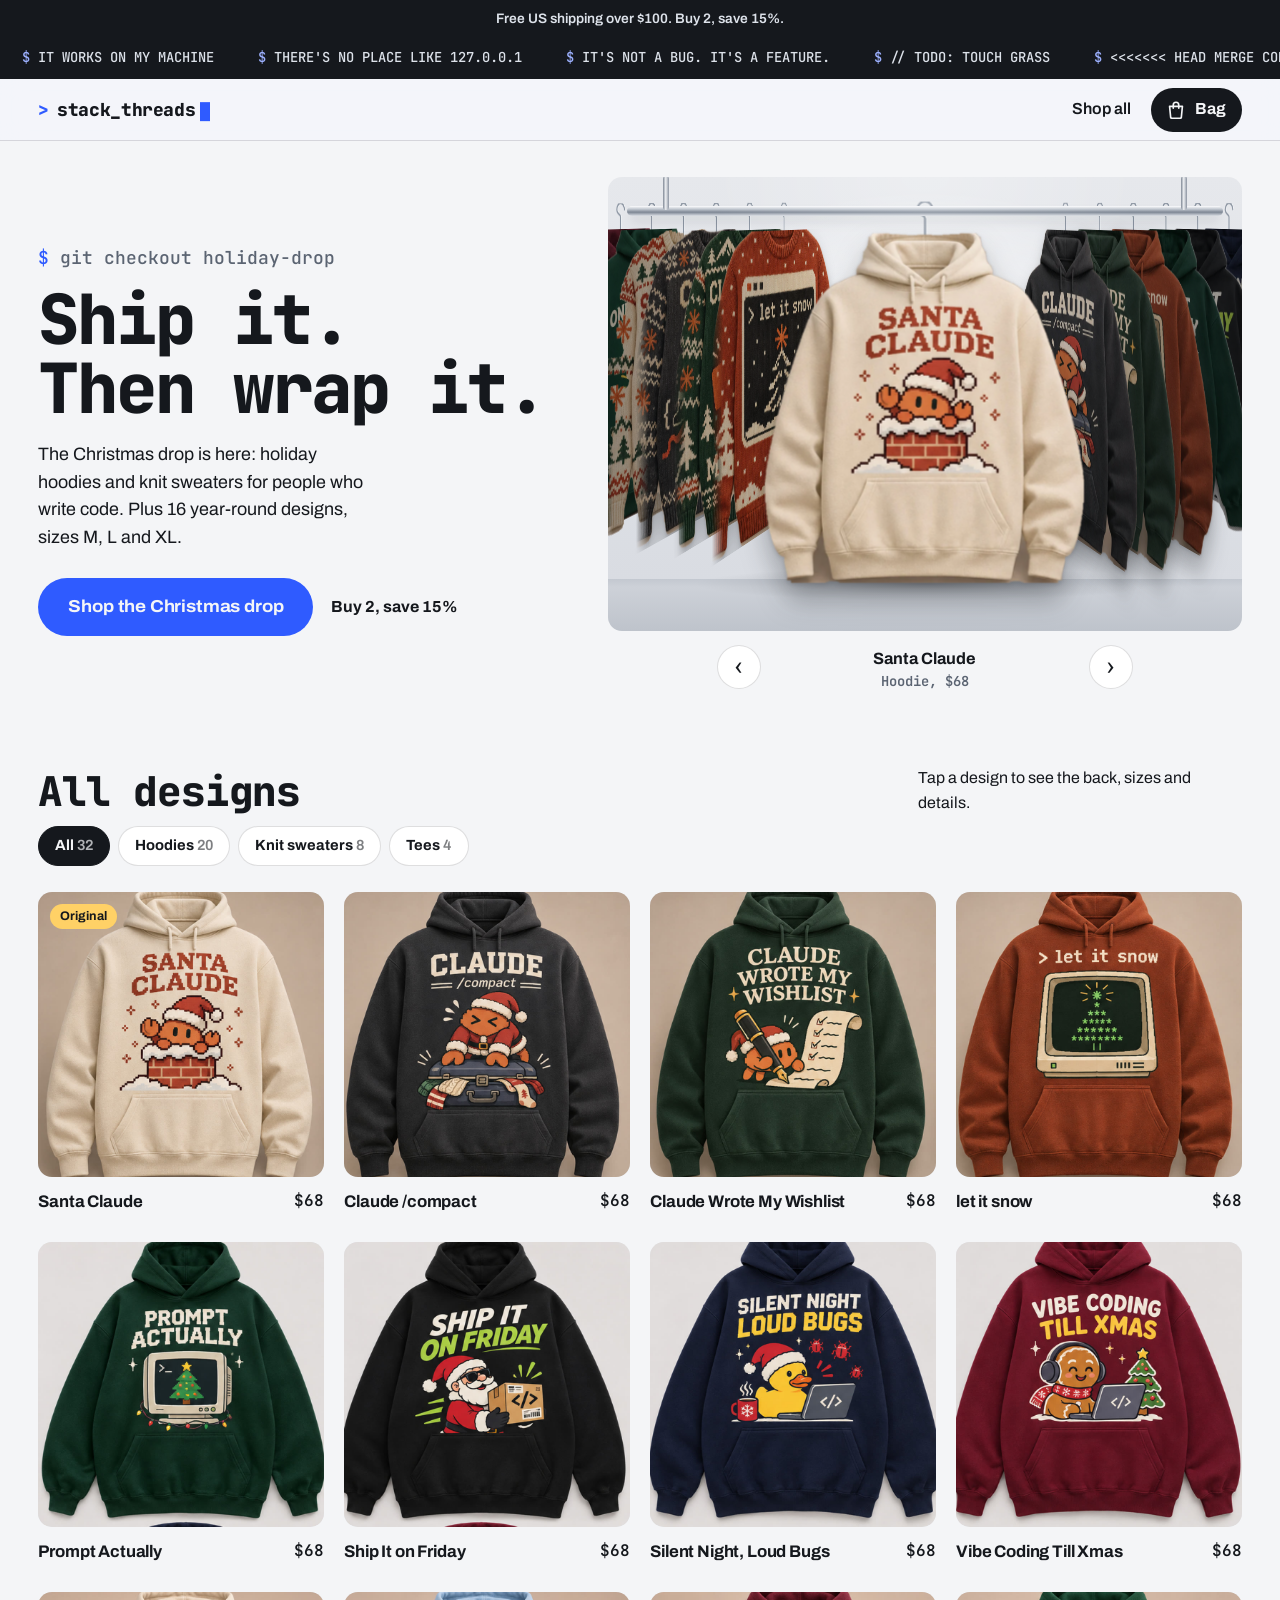
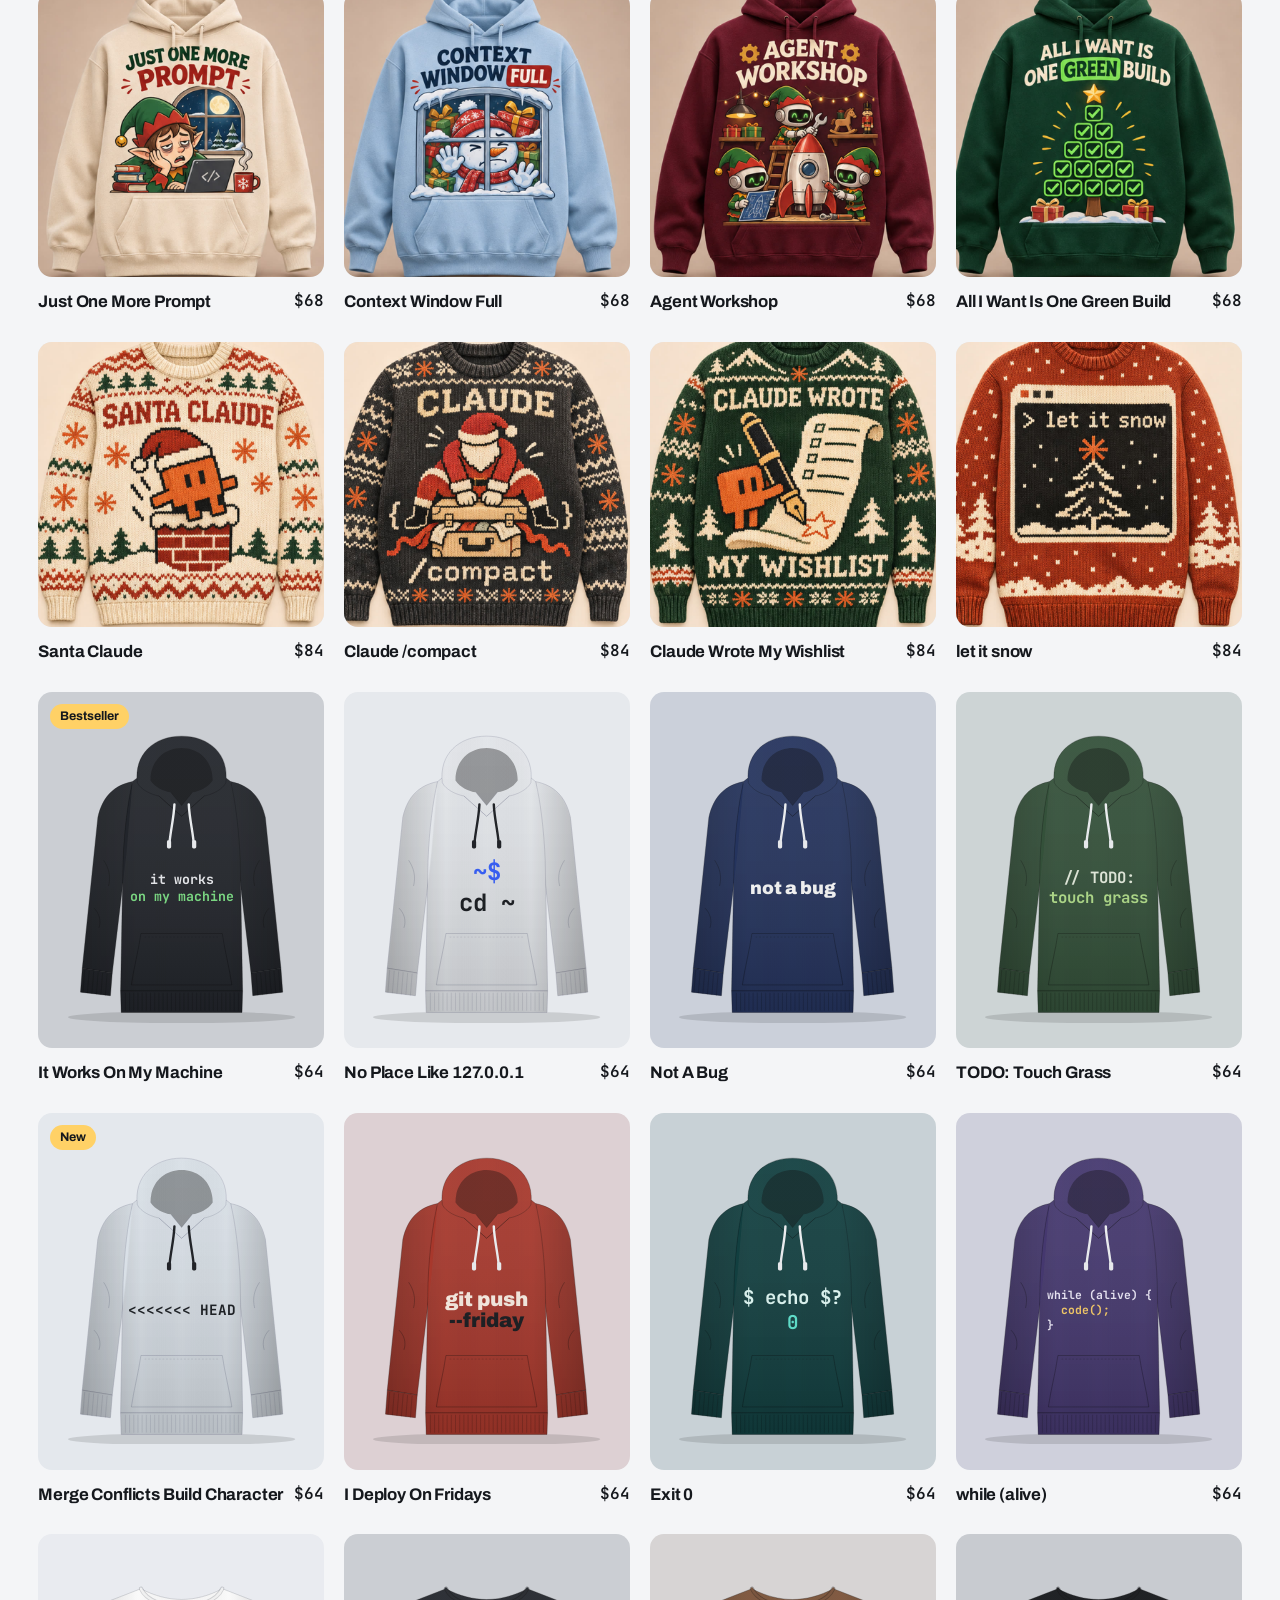
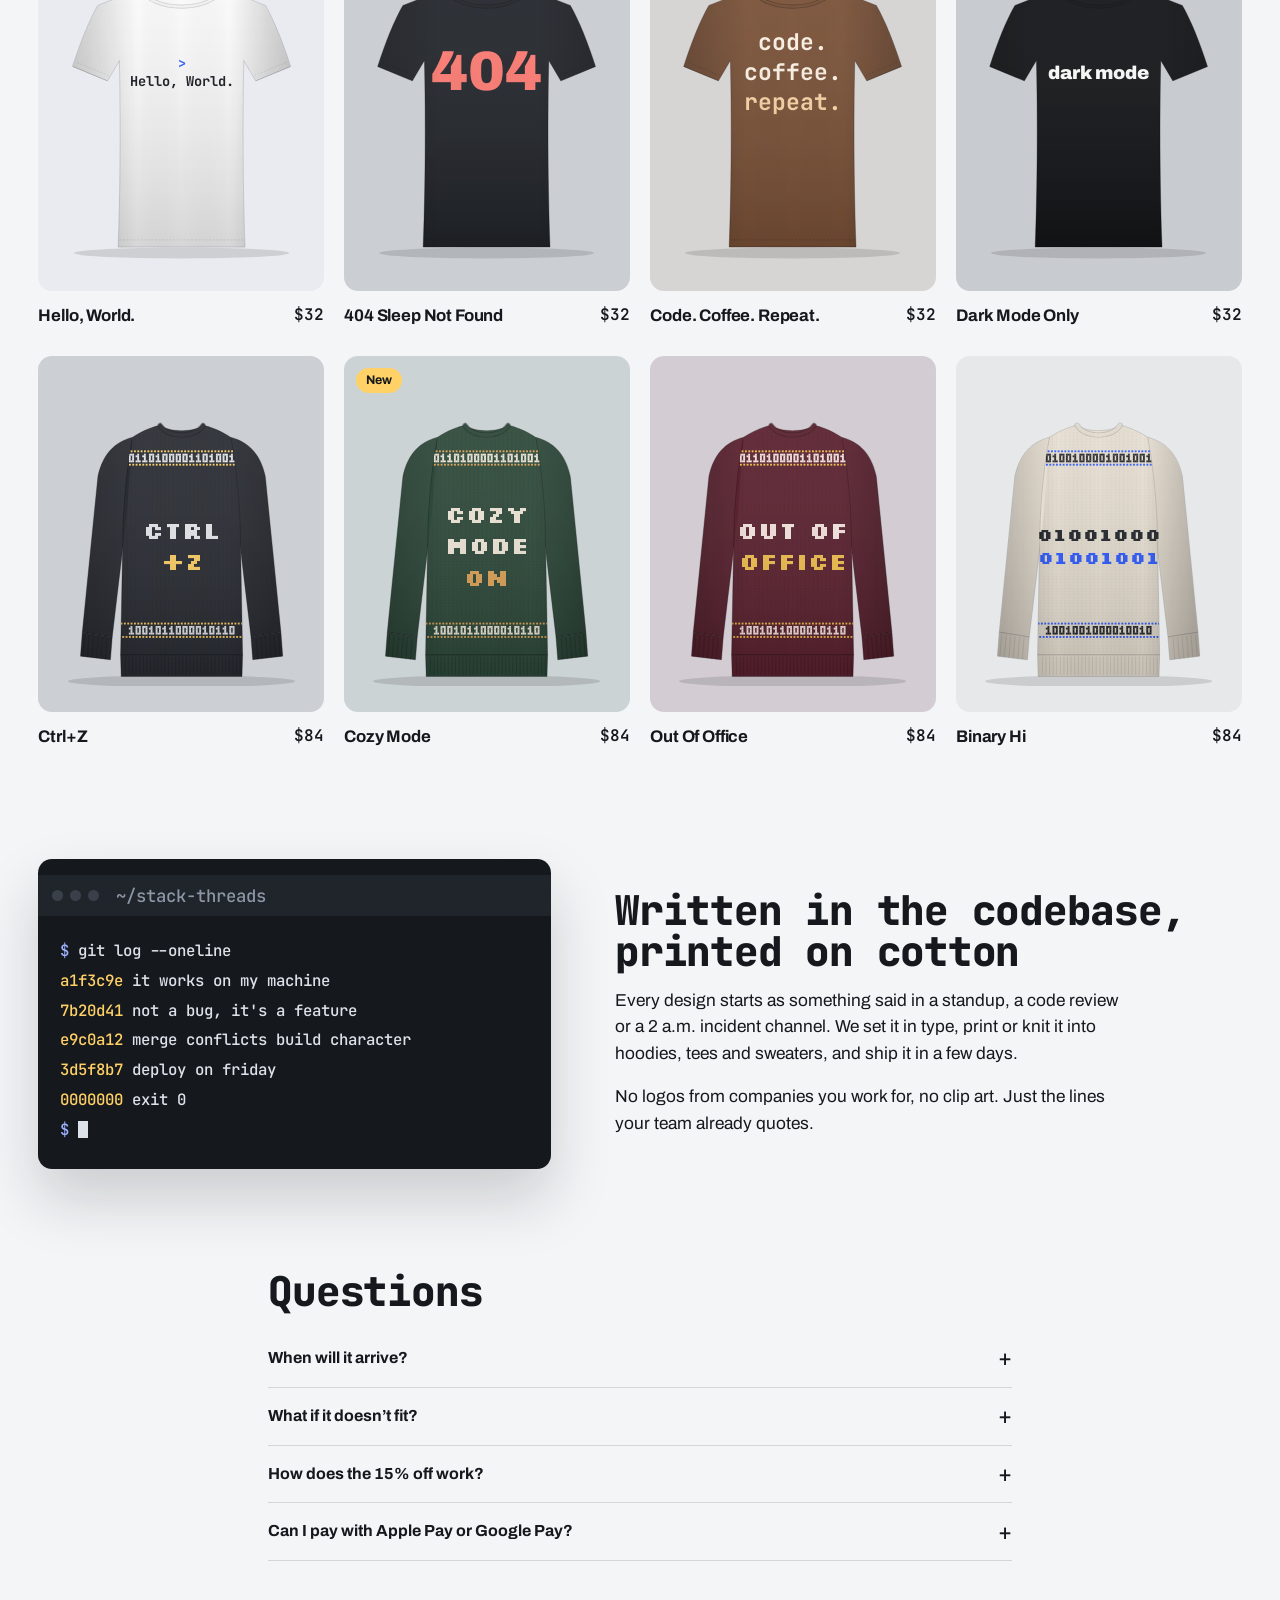
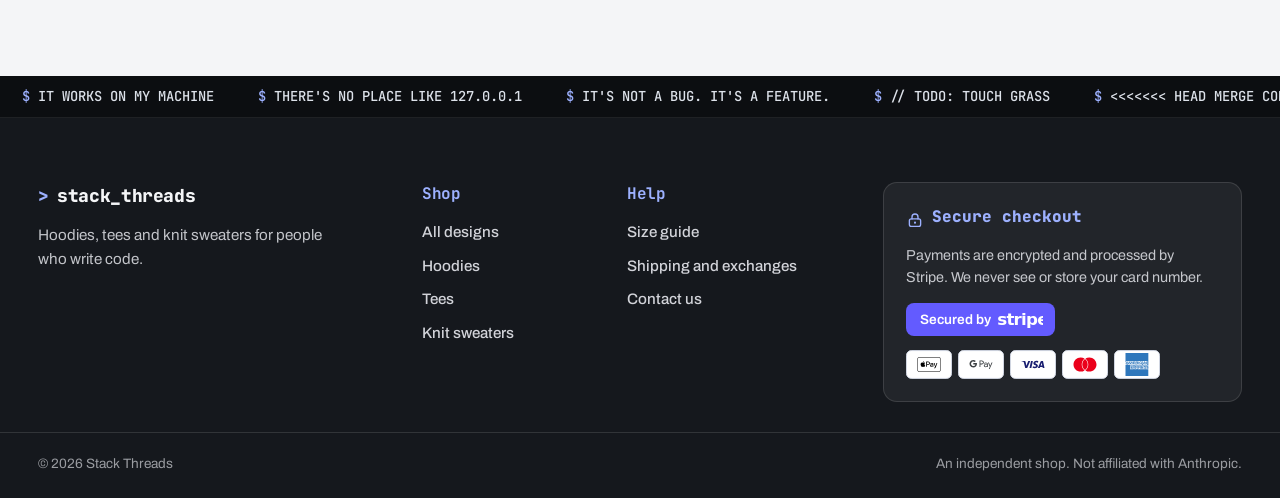
<file: index.html>
<!doctype html>
<html lang="en">
<head>
<meta charset="utf-8">
<meta name="viewport" content="width=device-width, initial-scale=1, viewport-fit=cover">
<title>Stack Threads: hoodies and tees for people who write code</title>
<meta name="description" content="Hoodies and tees printed with the things developers actually say. It works on my machine, 127.0.0.1, exit 0 and more. Sizes M, L and XL. Buy 2, save 15%.">
<meta name="theme-color" content="#15181D">
<link rel="icon" href="assets/icon.svg" type="image/svg+xml">
<link rel="canonical" href="https://thedurancode.github.io/santa-claude/">
<meta property="og:type" content="website">
<meta property="og:site_name" content="Stack Threads">
<meta property="og:title" content="Stack Threads: hoodies and tees for people who write code">
<meta property="og:description" content="It works on my machine. There's no place like 127.0.0.1. Exit 0. 32 designs on hoodies, tees and knit sweaters. Buy 2, save 15%.">
<meta property="og:url" content="https://thedurancode.github.io/santa-claude/">
<meta property="og:image" content="https://thedurancode.github.io/santa-claude/assets/og.png">
<meta property="og:image:width" content="1500">
<meta property="og:image:height" content="788">
<meta property="og:image:alt" content="Stack Threads hoodies and tees printed with developer quotes">
<meta name="twitter:card" content="summary_large_image">
<meta name="twitter:title" content="Stack Threads: hoodies and tees for people who write code">
<meta name="twitter:description" content="It works on my machine. There's no place like 127.0.0.1. Exit 0. Sixteen designs on hoodies, tees and knit sweaters.">
<meta name="twitter:image" content="https://thedurancode.github.io/santa-claude/assets/og.png">
<link rel="preconnect" href="https://fonts.googleapis.com">
<link rel="preconnect" href="https://fonts.gstatic.com" crossorigin>
<link href="https://fonts.googleapis.com/css2?family=Archivo:wdth,wght@62..125,400..900&family=JetBrains+Mono:wght@400..800&family=Silkscreen:wght@400;700&display=swap" rel="stylesheet">
<link rel="stylesheet" href="css/shop.css?v=25">
<script src="js/shop-config.js?v=25"></script>
<script src="js/pixels.js?v=25"></script>
</head>
<body>

<a class="skip" href="#pdp">Skip to the shop</a>

<p class="announce"><span class="announce-text">Free US shipping over $100</span></p>
<div class="ticker" aria-hidden="true"><div class="ticker-run"></div></div>

<nav class="top" aria-label="Shop">
  <a class="top-mark" href="./" aria-label="Stack Threads home"><span class="mark-p" aria-hidden="true">&gt;</span>stack_threads<span class="mark-c" aria-hidden="true"></span></a>
  <a class="top-link" href="#all">Shop all</a>
  <button class="bag-btn" type="button" data-open-bag aria-label="Open bag">
    <svg viewBox="0 0 24 24" width="22" height="22" aria-hidden="true"><path d="M5 8h14l-1.2 12.2a1 1 0 0 1-1 .8H7.2a1 1 0 0 1-1-.8L5 8Z" fill="none" stroke="currentColor" stroke-width="1.8" stroke-linejoin="round"/><path d="M9 10V6.5a3 3 0 0 1 6 0V10" fill="none" stroke="currentColor" stroke-width="1.8" stroke-linecap="round"/></svg>
    <span>Bag</span><span class="bag-count" hidden>0</span>
  </button>
</nav>

<main>
  <!-- ───────── home ───────── -->
  <section class="hero" id="home" aria-labelledby="hero-h">
    <div class="hero-copy">
      <p class="hero-prompt" aria-hidden="true"><span>$</span> git checkout holiday-drop</p>
      <h1 id="hero-h">Ship it.<br>Then wrap it.</h1>
      <p>The Christmas drop is here: holiday hoodies and knit sweaters for people who write code. Plus 16 year-round designs, sizes M, L and XL.</p>
      <div class="hero-cta">
        <a class="pill-btn hero-btn" href="#all">Shop the Christmas drop</a>
        <span class="hero-deal">Buy 2, save 15%</span>
      </div>
    </div>
    <div class="hero-pics"></div>
  </section>

  <!-- ───────── product ───────── -->
  <section class="pdp" id="pdp" aria-label="Product" hidden>
    <a class="back-link" href="#all">← All designs</a>
    <div class="gallery">
      <div class="stage" role="button" tabindex="-1" aria-label="Turn it around">
        <div class="stage-seal" aria-hidden="true"></div>
        <div class="stage-art"></div>
        <p class="stage-hint" aria-hidden="true">Tap to see the back</p>
        <p class="stage-swipe" aria-hidden="true">Swipe for more designs</p>
      </div>
      <div class="views">
        <button class="view-btn" type="button" data-view="front" aria-pressed="true"></button>
        <button class="view-btn" type="button" data-view="back" aria-pressed="false"></button>
      </div>
    </div>

    <div class="info">
      <p class="pdp-badge" hidden></p>
      <h2 class="pdp-name"></h2>
      <p class="pdp-price"></p>
      <p class="pdp-blurb"></p>

      <div class="pick">
        <p class="pick-label">Design: <b class="swatch-name"></b></p>
        <div class="swatches" role="radiogroup" aria-label="Design"></div>
      </div>

      <div class="pick">
        <div class="pick-head"><p class="pick-label" id="size-label">Size</p><button class="guide-link" type="button">Size guide</button></div>
        <div class="sizes" role="radiogroup" aria-labelledby="size-label"></div>
        <p class="size-hint" role="alert" hidden>Pick a size first.</p>
      </div>

      <div class="add-row">
        <button class="add-btn" type="button"><span class="add-label">Add to bag</span></button>
        <button class="buy-now" type="button">Buy now</button>
      </div>

      <ul class="perks">
        <li class="bundle-note">Buy 2, save 15% on each</li>
        <li class="ship-note">Ships in 2–3 business days</li>
        <li class="ret-note">Free exchanges within 30 days</li>
      </ul>

      <div class="details"></div>
    </div>
  </section>

  <!-- ───────── all hoodies ───────── -->
  <section class="all" id="all" aria-labelledby="all-h">
    <div class="all-head">
      <h2 id="all-h">All designs</h2>
      <p>Tap a design to see the back, sizes and details.</p>
      <div class="filters" role="group" aria-label="Filter"></div>
    </div>
    <div class="grid"></div>
  </section>

  <!-- ───────── about ───────── -->
  <section class="about" aria-labelledby="about-h">
    <div class="term" aria-hidden="true">
      <p class="term-bar"><i></i><i></i><i></i><span>~/stack-threads</span></p>
      <pre><span class="c">$</span> git log --oneline
<span class="h">a1f3c9e</span> it works on my machine
<span class="h">7b20d41</span> not a bug, it's a feature
<span class="h">e9c0a12</span> merge conflicts build character
<span class="h">3d5f8b7</span> deploy on friday
<span class="h">0000000</span> exit 0
<span class="c">$</span> <span class="cur"></span></pre>
    </div>
    <div>
      <h2 id="about-h">Written in the codebase, printed on cotton</h2>
      <p>Every design starts as something said in a standup, a code review or a 2 a.m. incident channel. We set it in type, print or knit it into hoodies, tees and sweaters, and ship it in a few days.</p>
      <p>No logos from companies you work for, no clip art. Just the lines your team already quotes.</p>
    </div>
  </section>

  <!-- ───────── questions ───────── -->
  <section class="faq" id="faq" aria-labelledby="faq-h">
    <h2 id="faq-h">Questions</h2>
    <details><summary>When will it arrive?</summary><p>Orders ship in 2–3 business days, and most US addresses get them 2–5 days after that. You’ll get tracking by email.</p></details>
    <details><summary>What if it doesn’t fit?</summary><p>Exchange it for another size free within 30 days. Reply to your order email and tell us the size you want.</p></details>
    <details><summary>How does the 15% off work?</summary><p>Put two or more items in your bag, any designs or sizes, and each one drops by 15%. The bag shows the new price right away.</p></details>
    <details><summary>Can I pay with Apple Pay or Google Pay?</summary><p>Yes. Checkout is run by Stripe and takes Apple Pay, Google Pay, Link and all major cards.</p></details>
  </section>
</main>

<footer class="foot">
  <div class="ticker foot-ticker" aria-hidden="true"><div class="ticker-run"></div></div>
  <div class="foot-inner">
    <div class="foot-brand">
      <a class="foot-mark" href="./"><span class="mark-p" aria-hidden="true">&gt;</span>stack_threads</a>
      <p>Hoodies, tees and knit sweaters for people who write code.</p>
    </div>
    <nav class="foot-col" aria-label="Shop">
      <h2>Shop</h2>
      <a href="#all" data-filter="all">All designs</a>
      <a href="#all" data-filter="hoodie">Hoodies</a>
      <a href="#all" data-filter="tee">Tees</a>
      <a href="#all" data-filter="sweater">Knit sweaters</a>
    </nav>
    <nav class="foot-col" aria-label="Help">
      <h2>Help</h2>
      <button type="button" class="foot-guide">Size guide</button>
      <a href="#faq">Shipping and exchanges</a>
      <a href="mailto:emprezarioinc@gmail.com">Contact us</a>
    </nav>
    <div class="foot-secure">
      <p class="secure-head"><svg viewBox="0 0 24 24" width="18" height="18" aria-hidden="true"><rect x="4.5" y="10.5" width="15" height="10" rx="2.5" fill="none" stroke="currentColor" stroke-width="1.8"/><path d="M8 10.5V8a4 4 0 0 1 8 0v2.5" fill="none" stroke="currentColor" stroke-width="1.8" stroke-linecap="round"/><circle cx="12" cy="15.5" r="1.4" fill="currentColor"/></svg><span>Secure checkout</span></p>
      <p class="secure-sub">Payments are encrypted and processed by Stripe. We never see or store your card number.</p>
      <span class="stripe-mark"><span>Secured by</span><svg viewBox="0 0 60 25" width="46" height="19" role="img" aria-label="Stripe"><text x="0" y="20" font-family="Familjen Grotesk, system-ui, sans-serif" font-weight="700" font-size="22" letter-spacing="-1" fill="currentColor">stripe</text></svg></span>
      <div class="pay-badges" aria-label="Accepted payments"><img src="assets/pay/applepay-badge.svg" alt="Apple Pay" width="48" height="30" loading="lazy"><img src="assets/pay/googlepay-badge.svg" alt="Google Pay" width="48" height="30" loading="lazy"><img src="assets/pay/visa-badge.svg" alt="Visa" width="48" height="30" loading="lazy"><img src="assets/pay/mastercard-badge.svg" alt="Mastercard" width="48" height="30" loading="lazy"><img src="assets/pay/americanexpress-badge.svg" alt="American Express" width="48" height="30" loading="lazy"></div>
    </div>
  </div>
  <div class="foot-base">
    <p>© 2026 Stack Threads</p>
    <p>An independent shop. Not affiliated with Anthropic.</p>
  </div>
</footer>

<!-- sticky add-to-bag on phones -->
<div class="sticky" aria-hidden="false">
  <div class="sticky-txt"><b class="sticky-name"></b><span class="sticky-price"></span></div>
  <button class="sticky-add" type="button">Add to bag</button>
</div>

<!-- ───────── bag drawer ───────── -->
<div class="bag" id="bag" hidden>
  <div class="bag-panel" tabindex="-1" role="dialog" aria-modal="true" aria-labelledby="bag-title">
    <div class="bag-head">
      <h2 class="bag-title" id="bag-title">Your bag</h2>
      <button class="bag-close" type="button" data-close aria-label="Close bag">
        <svg viewBox="0 0 24 24" width="22" height="22" aria-hidden="true"><path d="M6 6l12 12M18 6L6 18" stroke="currentColor" stroke-width="2" stroke-linecap="round"/></svg>
      </button>
    </div>

    <div class="bag-main">
      <div class="freeship" hidden><p class="freeship-text"></p><div class="freeship-track"><div class="freeship-fill"></div></div></div>
      <div class="bag-lines"></div>
      <div class="bag-foot" hidden>
        <p class="bag-saved" hidden><span>Bundle savings</span><b></b></p>
        <p class="bag-sum"><span>Total</span><b class="bag-total">$0</b></p>
        <button class="checkout-btn" type="button">Check out</button>
        <div class="pay-row" aria-label="Accepted payments"><img src="assets/pay/applepay-badge.svg" alt="Apple Pay" width="48" height="30" loading="lazy"><img src="assets/pay/googlepay-badge.svg" alt="Google Pay" width="48" height="30" loading="lazy"><img src="assets/pay/visa-badge.svg" alt="Visa" width="48" height="30" loading="lazy"><img src="assets/pay/mastercard-badge.svg" alt="Mastercard" width="48" height="30" loading="lazy"><img src="assets/pay/americanexpress-badge.svg" alt="American Express" width="48" height="30" loading="lazy"></div>
        <p class="bag-secure"><svg viewBox="0 0 24 24" width="18" height="18" aria-hidden="true"><rect x="4.5" y="10.5" width="15" height="10" rx="2.5" fill="none" stroke="currentColor" stroke-width="1.8"/><path d="M8 10.5V8a4 4 0 0 1 8 0v2.5" fill="none" stroke="currentColor" stroke-width="1.8" stroke-linecap="round"/><circle cx="12" cy="15.5" r="1.4" fill="currentColor"/></svg>Secure checkout. <span class="stripe-mark"><span>Secured by</span><svg viewBox="0 0 60 25" width="46" height="19" role="img" aria-label="Stripe"><text x="0" y="20" font-family="Familjen Grotesk, system-ui, sans-serif" font-weight="700" font-size="22" letter-spacing="-1" fill="currentColor">stripe</text></svg></span></p>
        <p class="bag-fine">Shipping and tax are added at checkout.</p>
      </div>
    </div>

    <!-- shown while the store isn't connected to payments yet -->
    <div class="hold" hidden>
      <form class="hold-form" novalidate>
        <button class="hold-back" type="button">Back to bag</button>
        <ol class="steps" aria-label="Checkout steps"><li aria-current="step">Your details</li><li>Payment</li></ol>
        <h3 class="hold-title">Your details</h3>
        <p class="hold-intro"></p>
        <p class="hold-sum"></p>
        <label>Full name<input name="name" autocomplete="name" autocapitalize="words" enterkeyhint="next" required></label>
        <label>Email<input name="email" type="email" autocomplete="email" inputmode="email" autocapitalize="off" spellcheck="false" enterkeyhint="go" required></label>
        <p class="hold-err" role="alert" hidden></p>
        <button class="checkout-btn hold-submit" type="submit"><svg viewBox="0 0 24 24" width="18" height="18" aria-hidden="true"><rect x="4.5" y="10.5" width="15" height="10" rx="2.5" fill="none" stroke="currentColor" stroke-width="2"/><path d="M8 10.5V8a4 4 0 0 1 8 0v2.5" fill="none" stroke="currentColor" stroke-width="2" stroke-linecap="round"/></svg><span class="hold-submit-label">Continue to payment</span></button>
        <div class="hold-express">
          <p>One tap on the next screen with</p>
          <div class="pay-row"><img src="assets/pay/applepay-badge.svg" alt="Apple Pay" width="48" height="30"><img src="assets/pay/googlepay-badge.svg" alt="Google Pay" width="48" height="30"><span class="link-badge">Link</span><img src="assets/pay/visa-badge.svg" alt="Visa" width="48" height="30"><img src="assets/pay/mastercard-badge.svg" alt="Mastercard" width="48" height="30"></div>
        </div>
      </form>
      <div class="hold-done" hidden tabindex="-1">
        <div class="done-seal" aria-hidden="true"><svg viewBox="0 0 24 24" width="34" height="34"><path d="M5 12.5l4.2 4.2L19 7" fill="none" stroke="currentColor" stroke-width="2.6" stroke-linecap="round" stroke-linejoin="round"/></svg></div>
        <h3 class="done-title">Thanks. Your order is held.</h3>
        <p class="done-text">We’ll email you a payment link within one business day. Nothing is charged until you pay.</p>
        <button class="pill-btn" type="button" data-close>Keep browsing</button>
      </div>
    </div>
  </div>
</div>

<!-- ───────── size guide ───────── -->
<dialog class="guide" id="size-guide" aria-labelledby="guide-h">
  <div class="guide-box">
    <div class="bag-head"><h2 id="guide-h">Size guide</h2><button class="bag-close" type="button" data-close aria-label="Close size guide"><svg viewBox="0 0 24 24" width="22" height="22" aria-hidden="true"><path d="M6 6l12 12M18 6L6 18" stroke="currentColor" stroke-width="2" stroke-linecap="round"/></svg></button></div>
    <p>Measured flat, in inches. For chest all the way around, double the width.</p>
    <table><thead><tr><th scope="col">Size</th><th scope="col">Chest width</th><th scope="col">Length</th></tr></thead><tbody></tbody></table>
    <p class="bag-fine">Between sizes? Go up for a roomier fit.</p>
  </div>
</dialog>

<div class="thanks" hidden role="dialog" aria-modal="true" aria-labelledby="thanks-h">
  <div class="thanks-card">
    <div class="thanks-body">
      <div class="thanks-top"><div class="thanks-check"><svg viewBox="0 0 24 24" width="28" height="28" aria-hidden="true"><path d="M5 12.5l4.2 4.2L19 7" fill="none" stroke="currentColor" stroke-width="2.8" stroke-linecap="round" stroke-linejoin="round"/></svg></div><p class="thanks-kicker"></p></div>
      <h2 id="thanks-h" tabindex="-1"></h2>
      <p class="thanks-lead"></p>
      <ul class="thanks-items"></ul>
      <p class="thanks-total"><span class="thanks-total-label">Total paid</span><b class="thanks-total-value"></b></p>
      <ol class="thanks-steps"></ol>
      <div class="thanks-actions"><button class="pill-btn primary thanks-close" type="button">Keep shopping</button></div>
      <p class="thanks-note">Questions about your order? Just reply to the receipt email.</p>
    </div>
  </div>
</div>

<div class="redirect" hidden><div class="redirect-box"><span class="spinner" aria-hidden="true"></span><p>Opening secure checkout…</p><p class="redirect-sub"><svg viewBox="0 0 24 24" width="18" height="18" aria-hidden="true"><rect x="4.5" y="10.5" width="15" height="10" rx="2.5" fill="none" stroke="currentColor" stroke-width="2"/><path d="M8 10.5V8a4 4 0 0 1 8 0v2.5" fill="none" stroke="currentColor" stroke-width="2" stroke-linecap="round"/></svg>Secured by Stripe</p></div></div>

<script src="js/shop.js?v=25"></script>
</body>
</html>
</file>
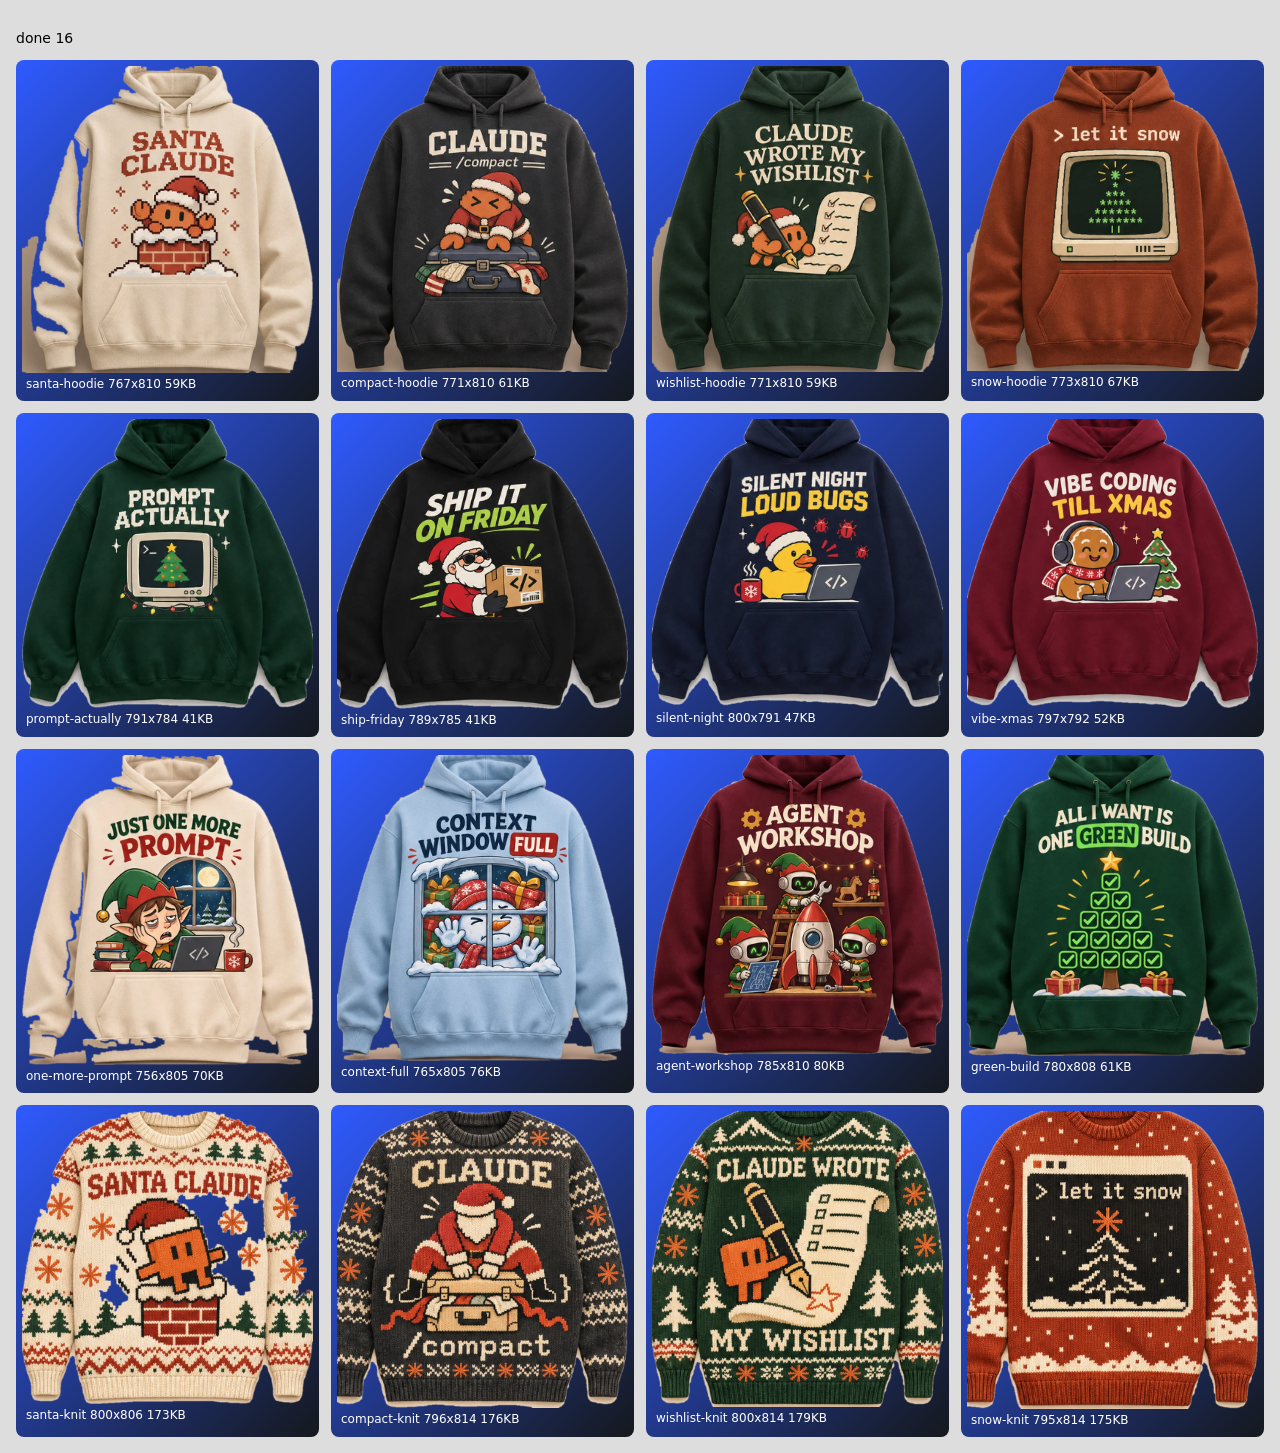
<file: tools/cutout.html>
<!doctype html>
<html lang="en"><head><meta charset="utf-8"><title>Cut-outs</title>
<style>
body { margin: 0; padding: 16px; font: 14px system-ui; background: #ddd; }
.grid { display: grid; grid-template-columns: repeat(4, 1fr); gap: 12px; }
figure { margin: 0; background: linear-gradient(135deg, #2F5BFF, #15181D); border-radius: 8px; padding: 6px; }
figure img { width: 100%; display: block; }
figcaption { color: #fff; font-size: 12px; padding: 4px; }
</style></head>
<body>
<p id="st">working…</p>
<div class="grid" id="g"></div>
<script src="../js/shop-config.js"></script>
<script>
// Background removal for studio mockups: flood the backdrop in from the image border,
// stepping only between similar neighbours, then clear enclosed backdrop pockets
// (between arm and body), feather the edge and save as WebP with alpha.
var P = new URLSearchParams(location.search);
var STEP = +(P.get('step') || 7), FAR = +(P.get('far') || 46), POCKET = +(P.get('pocket') || 13);
var save = P.has('save');
var ids = SHOP.products.filter(function (p) { return p.photos; }).map(function (p) { return p.id; });
if (P.get('only')) ids = P.get('only').split(',');

var BASE = { step: STEP, far: FAR, pocket: POCKET, open: +(P.get('open') || 4) };
var OV = JSON.parse(P.get('ov') || '{}');
var OPEN, EDGE = 0, SYM = 0, CLEAR;
function cut(img, id) {
  var cfg = Object.assign({}, BASE, OV[id] || {});
  STEP = cfg.step; FAR = cfg.far; POCKET = cfg.pocket; OPEN = cfg.open; EDGE = cfg.edge || 0; SYM = cfg.sym || 0; CLEAR = cfg.clear;
  var W = img.naturalWidth, H = img.naturalHeight, c = document.createElement('canvas');
  c.width = W; c.height = H;
  var x = c.getContext('2d'); x.drawImage(img, 0, 0);
  var d = x.getImageData(0, 0, W, H), px = d.data, N = W * H;
  // 3x3 box blur to quiet JPEG noise for the comparisons
  var r = new Float32Array(N), g = new Float32Array(N), b = new Float32Array(N);
  for (var yy = 0; yy < H; yy++) for (var xx = 0; xx < W; xx++) {
    var sr = 0, sg = 0, sb = 0, n = 0;
    for (var j = -1; j <= 1; j++) for (var i = -1; i <= 1; i++) {
      var X = xx + i, Y = yy + j; if (X < 0 || Y < 0 || X >= W || Y >= H) continue;
      var k = (Y * W + X) * 4; sr += px[k]; sg += px[k + 1]; sb += px[k + 2]; n++;
    }
    var q = yy * W + xx; r[q] = sr / n; g[q] = sg / n; b[q] = sb / n;
  }
  var dist = function (p, R, G, B) { return Math.abs(r[p] - R) + Math.abs(g[p] - G) + Math.abs(b[p] - B); };
  // backdrop reference: median of the top row and the top of the side edges
  var samp = [];
  for (var i2 = 0; i2 < W; i2 += 4) samp.push(i2);
  for (var j2 = 0; j2 < H * .5; j2 += 4) { samp.push(j2 * W); samp.push(j2 * W + W - 1); }
  var med = function (arr) { arr.sort(function (a, b) { return a - b; }); return arr[arr.length >> 1]; };
  var BR = med(samp.map(function (p) { return r[p]; })), BG = med(samp.map(function (p) { return g[p]; })), BB = med(samp.map(function (p) { return b[p]; }));
  var bg = new Uint8Array(N), stack = [];
  var seed = function (p) { if (!bg[p] && dist(p, BR, BG, BB) < FAR) { bg[p] = 1; stack.push(p); } };
  for (var a = 0; a < W; a++) { seed(a); seed((H - 1) * W + a); }
  for (var e = 0; e < H; e++) { seed(e * W); seed(e * W + W - 1); }
  while (stack.length) {
    var p = stack.pop(), px0 = p % W, py0 = (p / W) | 0;
    var nb = [px0 > 0 ? p - 1 : -1, px0 < W - 1 ? p + 1 : -1, py0 > 0 ? p - W : -1, py0 < H - 1 ? p + W : -1];
    for (var t = 0; t < 4; t++) {
      var q2 = nb[t]; if (q2 < 0 || bg[q2]) continue;
      var qx = q2 % W, qy = (q2 / W) | 0, nearEdge = EDGE && (qx < EDGE || qx >= W - EDGE || qy >= H - EDGE);
      if (dist(q2, r[p], g[p], b[p]) < STEP * (nearEdge ? 3 : 1) && dist(q2, BR, BG, BB) < FAR * (nearEdge ? 1.5 : 1)) { bg[q2] = 1; stack.push(q2); }
    }
  }
  // enclosed pockets of backdrop (gap between sleeve and body)
  var seen = new Uint8Array(N);
  for (var s = 0; s < N; s++) {
    if (bg[s] || seen[s] || dist(s, BR, BG, BB) >= POCKET) continue;
    var comp = [s], st = [s]; seen[s] = 1;
    while (st.length) {
      var u = st.pop(), ux = u % W, uy = (u / W) | 0;
      [ux > 0 ? u - 1 : -1, ux < W - 1 ? u + 1 : -1, uy > 0 ? u - W : -1, uy < H - 1 ? u + W : -1].forEach(function (v) {
        if (v < 0 || seen[v] || bg[v] || dist(v, BR, BG, BB) >= POCKET) return;
        seen[v] = 1; st.push(v); comp.push(v);
      });
    }
    if (comp.length > N * .002) comp.forEach(function (v) { bg[v] = 1; });
  }
  // opening (erode then dilate) wipes thin shadow slivers, then keep only the biggest piece
  var morph = function (src, R, grow) { // grow=false: erode garment
    var tmp = new Uint8Array(N), out = new Uint8Array(N), X, Y, k2, v;
    for (Y = 0; Y < H; Y++) for (X = 0; X < W; X++) {
      v = grow ? 0 : 1;
      for (k2 = -R; k2 <= R; k2++) { var xx2 = X + k2; if (xx2 < 0 || xx2 >= W) { if (!grow) v = 0; continue; } var f = src[Y * W + xx2]; if (grow ? f : !f) { v = grow ? 1 : 0; break; } }
      tmp[Y * W + X] = v;
    }
    for (Y = 0; Y < H; Y++) for (X = 0; X < W; X++) {
      v = grow ? 0 : 1;
      for (k2 = -R; k2 <= R; k2++) { var yy2 = Y + k2; if (yy2 < 0 || yy2 >= H) { if (!grow) v = 0; continue; } var f2 = tmp[yy2 * W + X]; if (grow ? f2 : !f2) { v = grow ? 1 : 0; break; } }
      out[Y * W + X] = v;
    }
    return out;
  };
  var fg = new Uint8Array(N);
  for (var f0 = 0; f0 < N; f0++) fg[f0] = bg[f0] ? 0 : 1;
  (CLEAR || []).forEach(function (rc) { for (var cy = rc[1]; cy < Math.min(H, rc[3]); cy++) for (var cx = rc[0]; cx < Math.min(W, rc[2]); cx++) fg[cy * W + cx] = 0; });
  if (OPEN) fg = morph(morph(fg, OPEN, false), OPEN, true);
  if (SYM) { // garment is symmetric: keep only what the mirror image agrees on (axis = hood centre)
    var hx0 = W, hx1 = 0;
    for (var hy = Math.round(H * .04); hy < H * .1; hy++) for (var hx = 0; hx < W; hx++) if (fg[hy * W + hx]) { if (hx < hx0) hx0 = hx; if (hx > hx1) hx1 = hx; }
    var axis = hx0 + hx1, sfg = new Uint8Array(N);
    for (var sy = 0; sy < H; sy++) for (var sx = 0; sx < W; sx++) {
      var mx2 = axis - sx, mirror = mx2 >= 0 && mx2 < W && fg[sy * W + mx2];
      // sym 1: keep where both sides agree; sym 2: the left half copies the right half's outline
      sfg[sy * W + sx] = SYM === 2 ? (2 * sx < axis ? (mirror ? 1 : 0) : fg[sy * W + sx]) : (fg[sy * W + sx] && mirror ? 1 : 0);
    }
    fg = sfg;
  }
  var lab = new Int32Array(N), best = 0, bestN = 0, nl = 0;
  for (var l0 = 0; l0 < N; l0++) {
    if (!fg[l0] || lab[l0]) continue;
    nl++; var cnt0 = 0, st0 = [l0]; lab[l0] = nl;
    while (st0.length) {
      var u0 = st0.pop(), ux0 = u0 % W, uy0 = (u0 / W) | 0; cnt0++;
      [ux0 > 0 ? u0 - 1 : -1, ux0 < W - 1 ? u0 + 1 : -1, uy0 > 0 ? u0 - W : -1, uy0 < H - 1 ? u0 + W : -1].forEach(function (v) { if (v >= 0 && fg[v] && !lab[v]) { lab[v] = nl; st0.push(v); } });
    }
    if (cnt0 > bestN) { bestN = cnt0; best = nl; }
  }
  for (var l1 = 0; l1 < N; l1++) bg[l1] = lab[l1] === best ? 0 : 1;
  // alpha: garment = 255; grow backdrop by 1px to drop the halo, then feather
  var al = new Float32Array(N);
  for (var z = 0; z < N; z++) {
    var zx = z % W, zy = (z / W) | 0, near = bg[z];
    if (!near) near = (zx > 0 && bg[z - 1]) || (zx < W - 1 && bg[z + 1]) || (zy > 0 && bg[z - W]) || (zy < H - 1 && bg[z + W]);
    al[z] = near ? 0 : 1;
  }
  for (var w = 0; w < N; w++) {
    var wx = w % W, wy = (w / W) | 0, sum = 0, cnt = 0;
    for (var j3 = -1; j3 <= 1; j3++) for (var i3 = -1; i3 <= 1; i3++) {
      var X3 = wx + i3, Y3 = wy + j3; if (X3 < 0 || Y3 < 0 || X3 >= W || Y3 >= H) continue; sum += al[Y3 * W + X3]; cnt++;
    }
    px[w * 4 + 3] = Math.round(255 * sum / cnt);
  }
  x.putImageData(d, 0, 0);
  // crop to the garment
  var x0 = W, y0 = H, x1 = 0, y1 = 0;
  for (var m = 0; m < N; m++) if (px[m * 4 + 3] > 8) { var mx = m % W, my = (m / W) | 0; if (mx < x0) x0 = mx; if (mx > x1) x1 = mx; if (my < y0) y0 = my; if (my > y1) y1 = my; }
  var o = document.createElement('canvas'); o.width = x1 - x0 + 1; o.height = y1 - y0 + 1;
  o.getContext('2d').drawImage(c, x0, y0, o.width, o.height, 0, 0, o.width, o.height);
  return o;
}

var done = 0, jobs = [];
if (P.get('try')) { // one design, several settings: try=[{...},{...}]&only=id
  JSON.parse(P.get('try')).forEach(function (t) { jobs.push({ id: ids[0], ov: t, tag: JSON.stringify(t) }); });
  save = false;
} else ids.forEach(function (id) { jobs.push({ id: id }); });
ids = jobs;
jobs.forEach(function (job) {
  var id = job.id, img = new Image();
  img.onload = function () {
    if (job.ov) OV[id] = job.ov;
    var o = cut(img, id);
    if (job.tag) id = id + ' ' + job.tag;
    o.toBlob(function (blob) {
      var f = document.createElement('figure');
      f.innerHTML = '<img src="' + URL.createObjectURL(blob) + '"><figcaption>' + id + ' ' + o.width + 'x' + o.height + ' ' + Math.round(blob.size / 1024) + 'KB</figcaption>';
      document.getElementById('g').appendChild(f);
      var fin = function () { if (++done === ids.length) document.getElementById('st').textContent = 'done ' + done + (save ? ' (saved)' : ''); };
      if (save) fetch('/save/' + id + '.webp', { method: 'PUT', body: blob }).then(fin); else fin();
    }, 'image/webp', .86);
  };
  img.src = '../assets/p/' + id + '.jpg';
});
</script>
</body></html>
</file>
<file: css/shop.css>
/* Stack Threads: hoodies and tees for people who write code.
   Cool paper, graphite ink and one electric blue for buying. JetBrains Mono
   sets headings and the logo, Archivo does the reading. The one loud thing is
   the quote ticker: a terminal strip of every design's line, running past.
   (Variable names are historical: --green is the ink, --red the action colour.) */

:root {
  --blush: #F4F5F7;          /* page */
  --paper: #E6E9EE;          /* panels */
  --green: #15181D;          /* graphite: text, primary */
  --green-deep: #0C0E11;
  --red: #2F5BFF;            /* electric blue: buy buttons, focus */
  --red-dark: #1E45E0;
  --maize: #FFD166;          /* badge yellow */
  --lime: #9DB1FF;           /* soft blue on dark */
  --line: rgba(21, 24, 29, .14);
  --font: "Archivo", system-ui, sans-serif;
  --display: "JetBrains Mono", ui-monospace, monospace;
  --pix: "JetBrains Mono", ui-monospace, monospace;
  --gutter: clamp(16px, 3vw, 44px);
  --r: 14px;
  --seal: polygon(50% 0%, 59.01% 4.69%, 69.13% 3.81%, 75.67% 11.59%, 85.36% 14.64%, 88.41% 24.33%, 96.19% 30.87%, 95.31% 40.99%, 100% 50%, 95.31% 59.01%, 96.19% 69.13%, 88.41% 75.67%, 85.36% 85.36%, 75.67% 88.41%, 69.13% 96.19%, 59.01% 95.31%, 50% 100%, 40.99% 95.31%, 30.87% 96.19%, 24.33% 88.41%, 14.64% 85.36%, 11.59% 75.67%, 3.81% 69.13%, 4.69% 59.01%, 0% 50%, 4.69% 40.99%, 3.81% 30.87%, 11.59% 24.33%, 14.64% 14.64%, 24.33% 11.59%, 30.87% 3.81%, 40.99% 4.69%);
}

*, *::before, *::after { box-sizing: border-box; }
html { -webkit-text-size-adjust: 100%; overflow-x: clip; scroll-padding-top: 76px; }
html.locked { overflow: hidden; }
body { margin: 0; font-family: var(--font); font-size: 1rem; line-height: 1.55; color: var(--green); background: var(--blush); }
h1, h2, h3, p, ul { margin: 0; padding: 0; }
ul { list-style: none; }
a { color: inherit; }
button { font: inherit; color: inherit; background: none; border: 0; padding: 0; cursor: pointer; }
svg { display: block; }
img { display: block; max-width: 100%; height: auto; }
:focus-visible { outline: 3px solid var(--red); outline-offset: 3px; border-radius: 8px; }
.skip { position: absolute; left: -999px; top: 8px; z-index: 100; background: var(--green); color: var(--blush); padding: 10px 16px; border-radius: 99px; }
.skip:focus { left: 8px; }

/* ───────── bars ───────── */
.announce { background: var(--green); color: var(--lime); text-align: center; font-weight: 600; font-size: .86rem; padding: 8px var(--gutter); }
.top { position: sticky; top: 0; z-index: 30; display: flex; align-items: center; gap: 20px; height: 62px; padding: 0 var(--gutter); background: rgba(243, 245, 250, .92); backdrop-filter: blur(12px); -webkit-backdrop-filter: blur(12px); border-bottom: 1px solid var(--line); }
.top-mark { display: inline-flex; align-items: center; gap: 10px; font-family: var(--pix); font-weight: 700; font-size: 1.15rem; text-decoration: none; margin-right: auto; }
.top-hat svg { display: block; }
.knit-band { height: 52px; background-color: var(--green); background-repeat: repeat-x; background-position: center; }
@media (max-width: 560px) { .knit-band { height: 52px; } }
.top-link { font-weight: 600; text-decoration: none; }
.top-link:hover { text-decoration: underline; text-underline-offset: 4px; }
.bag-btn { display: inline-flex; align-items: center; gap: 8px; height: 44px; padding: 0 16px 0 14px; border-radius: 99px; background: var(--green); color: var(--blush); font-weight: 700; }
.bag-count { display: inline-grid; place-items: center; min-width: 22px; height: 22px; padding: 0 6px; border-radius: 99px; background: var(--maize); color: var(--green); font-size: .8rem; font-weight: 800; }
.bag-count[hidden] { display: none; }
@media (max-width: 560px) { .top-link { display: none; } .bag-btn span:not(.bag-count) { display: none; } .bag-btn { padding: 0 12px; } }

/* ───────── product ───────── */
.pdp { max-width: 1320px; margin: 0 auto; padding: clamp(14px, 3vw, 44px) var(--gutter) clamp(50px, 7vw, 100px); display: grid; grid-template-columns: minmax(0, 1.15fr) minmax(0, .85fr); gap: clamp(24px, 5vw, 80px); align-items: start; }
.gallery { position: sticky; top: 80px; }
.stage { --tint: var(--green); position: relative; aspect-ratio: 1 / 1.02; border-radius: calc(var(--r) * 1.4); background: linear-gradient(color-mix(in srgb, var(--tint) 22%, #1E2654), #161C40 70%); transition: background .5s; overflow: hidden; cursor: pointer; display: grid; place-items: center; -webkit-tap-highlight-color: transparent; }
.stage-seal { position: absolute; inset: 0; background-image: linear-gradient(var(--lime), var(--lime)), linear-gradient(var(--lime), var(--lime)), linear-gradient(#fff, #fff); background-size: 4px 4px, 6px 6px, 5px 5px; background-repeat: no-repeat; opacity: 0; }
.stage::before, .stage::after { content: ""; position: absolute; inset: -40px 0 0; pointer-events: none; background-image: radial-gradient(#fff 0 0); background-size: 5px 5px; -webkit-mask: none; }
.stage::before { background: radial-gradient(circle at 3px 3px, rgba(255,255,255,.85) 2px, transparent 2.6px) 0 0 / 53px 47px; clip-path: inset(0); opacity: .9; animation: snow 9s linear infinite; }
.stage::after { background: radial-gradient(circle at 4px 4px, rgba(185,220,244,.9) 2.6px, transparent 3.2px) 21px 13px / 83px 71px; animation: snow 14s linear infinite; }
@keyframes snow { to { background-position-y: 470px; } }
.stage-art { position: relative; z-index: 1; width: 72%; margin-top: -4%; }
.stage-art .hoodie-svg { width: 100%; height: auto; filter: drop-shadow(0 18px 26px rgba(0, 0, 0, .35)); }
.stage-art.swap { animation: swap .5s cubic-bezier(.2, .8, .2, 1); }
.stage-hint { position: absolute; z-index: 1; bottom: 14px; left: 0; right: 0; text-align: center; font-size: .82rem; font-weight: 600; color: var(--blush); opacity: .7; }
@keyframes swap { from { transform: perspective(900px) rotateY(-70deg) scale(.94); opacity: 0; } to { transform: none; opacity: 1; } }
@keyframes turn { to { rotate: 360deg; } }
.views { display: flex; gap: 10px; margin-top: 12px; }
.view-btn { width: 86px; padding: 6px 6px 8px; border-radius: 16px; background: var(--paper); border: 2px solid transparent; font-size: .78rem; font-weight: 600; text-align: center; }
.view-btn[aria-pressed="true"] { border-color: var(--green); }
.view-btn svg { width: 100%; height: auto; }

.info { padding-top: clamp(0px, 1vw, 16px); }
.pdp-badge { display: inline-block; margin-bottom: 10px; padding: 4px 12px; border-radius: 99px; background: var(--maize); font-weight: 700; font-size: .82rem; }
.pdp-badge[hidden] { display: none; }
.pdp-name { font-family: var(--display); font-stretch: 112%; font-weight: 850; font-size: clamp(2rem, 4vw, 3.3rem); line-height: 1; letter-spacing: -0.035em; text-wrap: balance; }
.pdp-price { margin-top: 12px; font-weight: 700; font-size: 1.5rem; }
.pdp-blurb { margin-top: 12px; max-width: 42ch; font-size: 1.06rem; }

.pick { margin-top: 26px; }
.pick-head { display: flex; justify-content: space-between; align-items: baseline; }
.pick-label { font-weight: 600; margin-bottom: 10px; }
.pick-label b { font-weight: 800; }
.guide-link { font-weight: 600; font-size: .92rem; text-decoration: underline; text-underline-offset: 3px; }
.swatches { display: flex; gap: 10px; overflow-x: auto; scroll-snap-type: x proximity; padding: 4px 4px 10px; margin: -4px -4px 0; scrollbar-width: thin; }
.swatch { flex: none; width: 64px; height: 64px; overflow: hidden; scroll-snap-align: start; border-radius: 12px; background: var(--c); box-shadow: inset 0 0 0 1px rgba(0, 0, 0, .12); outline: 2px solid transparent; outline-offset: 3px; transition: outline-color .15s, transform .15s; }
.swatch:hover { transform: scale(1.06); }
.swatch[aria-checked="true"] { outline-color: var(--green); }
.sizes { display: grid; grid-template-columns: repeat(3, 1fr); gap: 8px; }
.size { height: 52px; border-radius: 14px; border: 1.5px solid var(--line); background: #fff; font-weight: 700; font-size: 1.02rem; transition: border-color .15s, background .15s, color .15s; }
.size:hover { border-color: var(--green); }
.size[aria-checked="true"] { background: var(--green); border-color: var(--green); color: var(--blush); }
.sizes.nudge { animation: nudge .45s; }
@keyframes nudge { 20%, 60% { transform: translateX(-6px); } 40%, 80% { transform: translateX(6px); } }
.size-hint { margin-top: 8px; color: var(--red-dark); font-weight: 700; }

.add-row { display: grid; grid-template-columns: 1fr; gap: 10px; margin-top: 26px; }
.add-btn, .checkout-btn, .sticky-add { height: 60px; border-radius: 99px; background: var(--red); color: #fff; font-weight: 800; font-size: 1.1rem; letter-spacing: -0.01em; text-align: center; transition: background .15s, transform .1s; }
.add-btn:hover, .checkout-btn:hover, .sticky-add:hover { background: var(--red-dark); }
.add-btn:active, .checkout-btn:active, .sticky-add:active { transform: scale(.98); }
.buy-now { height: 56px; border-radius: 99px; border: 2px solid var(--green); font-weight: 800; font-size: 1.05rem; text-align: center; transition: background .15s, color .15s; }
.buy-now:hover { background: var(--green); color: var(--blush); }

.perks { margin-top: 22px; display: grid; gap: 10px; }
.perks li { display: flex; gap: 12px; align-items: center; font-weight: 600; }
.perks li::before { content: ""; flex: none; width: 12px; height: 12px; background: var(--maize); box-shadow: 0 0 0 2px var(--blush), 0 0 0 4px var(--maize); }
.perks li:first-child::before { background: var(--red); }

.details { margin-top: 26px; border-top: 1px solid var(--line); }
details { border-bottom: 1px solid var(--line); }
summary { list-style: none; cursor: pointer; display: flex; justify-content: space-between; align-items: center; padding: 16px 0; font-weight: 700; }
summary::-webkit-details-marker { display: none; }
summary::after { content: "+"; font-size: 1.4rem; font-weight: 500; line-height: 1; transition: rotate .2s; }
details[open] summary::after { rotate: 45deg; }
details p { padding: 0 0 18px; max-width: 60ch; }

/* ───────── all hoodies ───────── */
.all { max-width: 1320px; margin: 0 auto; padding: 0 var(--gutter) clamp(60px, 8vw, 120px); }
.all-head { display: flex; flex-wrap: wrap; justify-content: space-between; align-items: end; gap: 10px 30px; margin-bottom: 26px; }
.all h2, .about h2, .faq h2 { font-family: var(--display); font-stretch: 112%; font-weight: 850; font-size: clamp(1.8rem, 3.6vw, 3rem); line-height: 1; letter-spacing: -0.035em; }
.all-head p { max-width: 36ch; }
.grid { display: grid; grid-template-columns: repeat(4, minmax(0, 1fr)); gap: clamp(12px, 1.6vw, 22px); }
.card { position: relative; }
.card-pic { position: relative; display: block; width: 100%; aspect-ratio: 4 / 5; border-radius: var(--r); background: color-mix(in srgb, var(--tint) 14%, var(--paper)); overflow: hidden; }
.card-pic > span:not(.card-badge) { position: absolute; inset: 8% 6%; display: grid; place-items: center; transition: opacity .35s, transform .5s cubic-bezier(.2, .8, .2, 1); }
.card-pic svg { width: 100%; height: auto; }
.card-back { opacity: 0; transform: scale(.96); }
@media (hover: hover) { .card:hover .card-front { opacity: 0; } .card:hover .card-back { opacity: 1; transform: none; } }
.card.is-current .card-pic { box-shadow: inset 0 0 0 2.5px var(--green); }
.card-badge { position: absolute; top: 12px; left: 12px; padding: 3px 10px; border-radius: 99px; background: var(--maize); font-size: .78rem; font-weight: 700; }
.card-row { display: flex; justify-content: space-between; gap: 10px; margin-top: 12px; font-weight: 700; }
.card-row h3 { font-size: 1.05rem; }
.quick { display: grid; grid-template-columns: repeat(5, 1fr); gap: 5px; margin-top: 10px; }
.quick button { height: 38px; border-radius: 10px; border: 1.5px solid var(--line); background: #fff; font-weight: 700; font-size: .85rem; transition: border-color .15s, background .15s, color .15s; }
.quick button:hover { border-color: var(--green); }
.quick button.done { background: var(--green); color: var(--blush); border-color: var(--green); }

/* ───────── about ───────── */
.about { max-width: 1320px; margin: 0 auto clamp(60px, 8vw, 120px); padding: 0 var(--gutter); display: grid; grid-template-columns: minmax(0, .9fr) minmax(0, 1.1fr); gap: clamp(24px, 5vw, 80px); align-items: center; }
.about-art { aspect-ratio: 5 / 4; border-radius: calc(var(--r) * 1.4); background-color: var(--green); background-repeat: repeat; background-position: center; image-rendering: pixelated; }
.about p { margin-top: 16px; max-width: 52ch; font-size: 1.08rem; }
.pill-btn { display: inline-flex; align-items: center; justify-content: center; height: 50px; padding: 0 24px; margin-top: 24px; border-radius: 99px; background: var(--green); color: var(--blush); font-weight: 700; text-decoration: none; }
.pill-btn.ghost { background: none; color: var(--green); box-shadow: inset 0 0 0 2px var(--green); }
.pill-btn.small { height: 40px; padding: 0 16px; margin: 0; font-size: .92rem; }

/* ───────── faq + footer ───────── */
.faq { max-width: 820px; margin: 0 auto; padding: 0 var(--gutter) clamp(70px, 9vw, 130px); }
.faq h2 { margin-bottom: 18px; }
.foot-placeholder {}

/* ───────── sticky bar (phones) ───────── */
.sticky { position: fixed; z-index: 25; left: 10px; right: 10px; bottom: calc(10px + env(safe-area-inset-bottom)); display: none; align-items: center; gap: 14px; padding: 8px 8px 8px 18px; border-radius: 99px; background: var(--green); color: var(--blush); box-shadow: 0 12px 30px rgba(14, 18, 48, .35); transform: translateY(140%); transition: transform .35s cubic-bezier(.2, .8, .2, 1); }
.sticky.on { transform: none; }
.sticky-txt { flex: 1; min-width: 0; display: flex; flex-direction: column; line-height: 1.2; }
.sticky-name { white-space: nowrap; overflow: hidden; text-overflow: ellipsis; }
.sticky-price { font-size: .9rem; opacity: .8; }
.sticky-add { height: 50px; padding: 0 24px; font-size: 1rem; }

/* ───────── bag drawer ───────── */
.bag { position: fixed; inset: 0; z-index: 60; background: rgba(14, 18, 48, 0); transition: background .3s; }
.bag.open { background: rgba(14, 18, 48, .45); }
.bag-panel { position: absolute; top: 0; right: 0; bottom: 0; width: min(440px, 100%); display: flex; flex-direction: column; background: var(--blush); transform: translateX(100%); transition: transform .32s cubic-bezier(.2, .8, .2, 1); }
.bag.open .bag-panel { transform: none; }
.bag-head { display: flex; justify-content: space-between; align-items: center; padding: 16px 20px; border-bottom: 1px solid var(--line); }
.bag-title, .bag-head h2 { font-family: var(--display); font-stretch: 112%; font-weight: 800; font-size: 1.35rem; letter-spacing: -0.02em; }
.bag-close { display: grid; place-items: center; width: 44px; height: 44px; border-radius: 50%; }
.bag-close:hover { background: var(--paper); }
.bag-main { flex: 1; display: flex; flex-direction: column; min-height: 0; }
.bag-main[hidden] { display: none; }
.freeship { padding: 14px 20px; border-bottom: 1px solid var(--line); font-weight: 600; font-size: .92rem; }
.freeship[hidden] { display: none; }
.freeship-track { height: 8px; margin-top: 8px; border-radius: 99px; background: var(--paper); overflow: hidden; }
.freeship-fill { height: 100%; width: 0; border-radius: 99px; background: var(--maize); transition: width .5s cubic-bezier(.2, .8, .2, 1); }
.freeship.done .freeship-fill { background: var(--green); }
.bag-lines { flex: 1; overflow-y: auto; overscroll-behavior: contain; padding: 6px 20px; }
.line, .upsell { display: grid; grid-template-columns: 78px 1fr auto; gap: 14px; align-items: center; padding: 14px 0; border-bottom: 1px solid var(--line); }
.line-pic { aspect-ratio: 1; border-radius: 14px; background: color-mix(in srgb, var(--tint) 14%, var(--paper)); display: grid; place-items: center; padding: 6px; }
.line-pic svg { width: 100%; height: auto; }
.line-name { font-weight: 700; }
.line-meta { font-size: .88rem; opacity: .75; }
.line-price { display: grid; justify-items: end; gap: 2px; }
.line-price s { font-size: .85rem; opacity: .55; }
.line-rm { font-size: .82rem; text-decoration: underline; text-underline-offset: 3px; opacity: .7; margin-top: 6px; }
.stepper { display: inline-flex; align-items: center; margin-top: 8px; border: 1.5px solid var(--line); border-radius: 99px; }
.stepper button { width: 34px; height: 34px; font-size: 1.1rem; font-weight: 700; border-radius: 50%; }
.stepper span { min-width: 22px; text-align: center; font-weight: 700; }
.upsell { margin-top: 8px; padding: 12px; border: 0; border-radius: 18px; background: #fff; grid-template-columns: 62px 1fr auto; }
.upsell p { font-size: .92rem; line-height: 1.35; }
.bag-empty { display: grid; justify-items: start; gap: 4px; padding: 30px 0; font-size: 1.1rem; }
.bag-foot { padding: 16px 20px calc(16px + env(safe-area-inset-bottom)); border-top: 1px solid var(--line); background: var(--blush); }
.bag-foot[hidden] { display: none; }
.bag-saved, .bag-sum { display: flex; justify-content: space-between; font-weight: 700; }
.bag-saved { color: var(--red-dark); font-size: .95rem; margin-bottom: 4px; }
.bag-saved[hidden] { display: none; }
.bag-sum { font-size: 1.2rem; margin-bottom: 12px; }
.checkout-btn { width: 100%; }
.pay-row { display: flex; flex-wrap: wrap; justify-content: center; gap: 6px; margin-top: 12px; }
.pay-row span { padding: 3px 9px; border-radius: 6px; border: 1px solid var(--line); background: #fff; font-size: .74rem; font-weight: 700; }
.bag-fine { margin-top: 10px; text-align: center; font-size: .82rem; opacity: .7; }

/* hold form + thank-you */
.hold { flex: 1; overflow-y: auto; padding: 18px 20px calc(24px + env(safe-area-inset-bottom)); }
.hold[hidden] { display: none; }
.hold-back { font-weight: 600; font-size: .92rem; text-decoration: underline; text-underline-offset: 3px; margin-bottom: 14px; }
.hold h3 { font-family: var(--display); font-stretch: 112%; font-weight: 850; font-size: 1.7rem; line-height: 1.05; letter-spacing: -0.03em; }
.hold-form > p { margin-top: 8px; }
.hold-sum { padding: 10px 14px; margin: 14px 0 4px !important; border-radius: 12px; background: var(--paper); font-weight: 600; font-size: .92rem; }
.hold label { display: grid; gap: 6px; margin-top: 14px; font-weight: 600; font-size: .92rem; }
.hold input { height: 52px; padding: 0 14px; border-radius: 14px; border: 1.5px solid var(--line); background: #fff; font: inherit; font-size: 1rem; color: var(--green); }
.hold input:focus { outline: none; border-color: var(--green); box-shadow: 0 0 0 3px rgba(22, 28, 64, .12); }
.hold-two { display: grid; grid-template-columns: minmax(0, 1fr) minmax(0, 1fr); gap: 12px; }
.hold-two input { min-width: 0; width: 100%; }
.hold .checkout-btn { margin-top: 20px; }
.hold-err { margin-top: 12px; color: var(--red-dark); font-weight: 600; }
.hold-done { display: grid; justify-items: start; gap: 12px; padding-top: 30px; }
.hold-done[hidden] { display: none; }
.done-seal { display: grid; place-items: center; width: 76px; height: 76px; border-radius: 12px; background: var(--lime); color: var(--green); animation: pop .5s cubic-bezier(.2, 1.4, .4, 1); }
@keyframes pop { from { transform: scale(.4) rotate(-40deg); opacity: 0; } }

/* size guide */
.guide { width: min(460px, calc(100% - 24px)); padding: 0; border: 0; border-radius: var(--r); background: var(--blush); color: var(--green); box-shadow: 0 30px 80px rgba(14, 18, 48, .35); }
.guide::backdrop { background: rgba(14, 18, 48, .45); }
.guide-box > p { padding: 14px 20px 0; }
.guide table { width: calc(100% - 40px); margin: 14px 20px 0; border-collapse: collapse; }
.guide th, .guide td { padding: 10px 6px; text-align: left; border-bottom: 1px solid var(--line); }
.guide thead th { font-size: .85rem; opacity: .7; }
.guide .bag-fine { padding-bottom: 20px; }

/* ───────── layout: tablet and phone ───────── */
@media (max-width: 980px) {
  .grid { grid-template-columns: repeat(2, minmax(0, 1fr)); }
}
@media (max-width: 820px) {
  .pdp { grid-template-columns: minmax(0, 1fr); padding-top: 10px; }
  .gallery { position: static; }
  .stage { border-radius: var(--r); aspect-ratio: 1 / .86; }
  .stage-art { width: 62%; }
  .views { display: none; }
  .stage-hint { bottom: 10px; }
  .about { grid-template-columns: 1fr; }
  .about-art { aspect-ratio: 2 / 1; }
  .sticky { display: flex; }
  .foot { padding-bottom: calc(90px + env(safe-area-inset-bottom)); }
}
@media (min-width: 821px) {
  .add-row { grid-template-columns: 1.4fr 1fr; }
}
@media (max-width: 420px) {
  .grid { gap: 10px; }
  .quick { gap: 4px; }
  .quick button { height: 36px; font-size: .8rem; }
  .card-row { flex-direction: column; gap: 0; }
}
@media (prefers-reduced-motion: reduce) {
  *, *::before, *::after { animation: none !important; transition: none !important; }
}
.bag-panel:focus { outline: none; }

/* ───────── product photos ───────── */
.swatch img { width: 100%; height: 100%; object-fit: cover; }
.stage.photo { aspect-ratio: 1; background: var(--paper); }
.stage.photo::before, .stage.photo::after { display: none; }
.stage.photo .stage-art { width: 100%; height: 100%; margin: 0; }
.stage.photo .stage-art img { width: 100%; height: 100%; object-fit: cover; }
.stage.one-side { cursor: default; }
.stage.one-side .stage-hint { display: none; }
.stage-swipe { display: none; }
@media (max-width: 820px) {
  .stage.photo { aspect-ratio: 1; }
  .stage.photo .stage-swipe { display: block; position: absolute; bottom: 10px; left: 50%; translate: -50% 0; padding: 4px 12px; border-radius: 99px; background: rgba(22, 28, 64, .72); color: var(--blush); font-size: .8rem; font-weight: 600; white-space: nowrap; }
}
.card.photo .card-pic { aspect-ratio: 1; background: var(--paper); }
.card.photo .card-pic > span:not(.card-badge) { inset: 0; }
.card.photo .card-pic img { width: 100%; height: 100%; object-fit: cover; transition: transform .5s cubic-bezier(.2, .8, .2, 1); }
@media (hover: hover) { .card.photo:hover .card-front { opacity: 1; } .card.photo:hover .card-pic img { transform: scale(1.04); } }
.card[hidden] { display: none; }
.line-pic img { width: 100%; height: 100%; object-fit: cover; border-radius: 10px; }
.line-pic:has(img) { padding: 0; overflow: hidden; }

/* filters */
.all-head { align-items: center; }
.filters { display: flex; flex-wrap: wrap; gap: 8px; width: 100%; }
.filters button { height: 40px; padding: 0 16px; border-radius: 99px; border: 1.5px solid var(--line); background: #fff; font-weight: 700; font-size: .92rem; }
.filters button span { opacity: .55; font-weight: 600; }
.filters button[aria-pressed="true"] { background: var(--green); border-color: var(--green); color: var(--blush); }
.filters button[aria-pressed="true"] span { opacity: .7; }
.views[hidden] { display: none; }
.stage.photo .stage-art { position: absolute; inset: 0; }
.stage.photo .stage-art.swap { animation: fadein .35s ease; }
@keyframes fadein { from { opacity: 0; } }
.info, .gallery { min-width: 0; }

/* ───────── home hero ───────── */
.hero { max-width: 1320px; margin: clamp(14px, 3vw, 36px) auto clamp(44px, 6vw, 90px); padding: 0 var(--gutter); display: grid; grid-template-columns: minmax(0, .9fr) minmax(0, 1.1fr); gap: clamp(24px, 4vw, 64px); align-items: center; }
.hero[hidden], .pdp[hidden] { display: none; }
.hero h1 { font-family: var(--display); font-stretch: 118%; font-weight: 900; font-size: clamp(3rem, 7.4vw, 6.6rem); line-height: .9; letter-spacing: -0.045em; }
.hero-copy p { margin-top: 18px; max-width: 34ch; font-size: clamp(1.05rem, 1.4vw, 1.25rem); }
.hero-cta { display: flex; flex-wrap: wrap; align-items: center; gap: 12px 18px; margin-top: 26px; }
.hero-btn { margin: 0; height: 58px; padding: 0 30px; background: var(--red); font-size: 1.08rem; }
.hero-btn:hover { background: var(--red-dark); }
.hero-deal { font-weight: 700; }
.back-link { grid-column: 1 / -1; justify-self: start; font-weight: 700; text-decoration: none; padding: 6px 0; margin-bottom: calc(14px - clamp(24px, 5vw, 80px)); }
.back-link:hover { text-decoration: underline; text-underline-offset: 4px; }
@media (max-width: 820px) {
  .hero { grid-template-columns: minmax(0, 1fr); margin-top: 18px; }
  .hero-pics { order: -1; }
}

/* ───────── footer ───────── */
.foot { background: var(--green); color: var(--blush); font-size: .95rem; padding: 0; }
.foot-knit { height: 52px; background-repeat: repeat-x; background-position: center; }
.foot-inner { max-width: 1320px; margin: 0 auto; padding: clamp(40px, 5vw, 70px) var(--gutter) 30px; display: grid; grid-template-columns: minmax(0, 1.3fr) minmax(0, .6fr) minmax(0, .8fr) minmax(0, 1.4fr); gap: 36px clamp(24px, 4vw, 60px); }
.foot-mark { display: inline-flex; align-items: center; gap: 10px; font-family: var(--pix); font-weight: 700; font-size: 1.25rem; text-decoration: none; }
.foot-hat svg rect[fill="#161C40"] { fill: #F3F5FA; }
.foot-brand p { margin-top: 14px; max-width: 34ch; color: rgba(243, 245, 250, .78); }
.foot-brand .foot-cut { color: var(--maize); font-weight: 600; }
.foot-col { display: grid; align-content: start; gap: 10px; }
.foot-col h2, .foot-secure .secure-head span { font-family: var(--display); font-stretch: 112%; font-weight: 800; font-size: 1rem; color: var(--lime); margin-bottom: 4px; }
.foot-col a, .foot-col button { color: rgba(243, 245, 250, .85); text-decoration: none; font-weight: 500; text-align: left; }
.foot-col a:hover, .foot-col button:hover { color: #fff; text-decoration: underline; text-underline-offset: 4px; }
.foot-secure { padding: 22px; border-radius: var(--r); background: rgba(255, 255, 255, .06); border: 1px solid rgba(255, 255, 255, .12); align-self: start; }
.secure-head { display: flex; align-items: center; gap: 8px; color: var(--lime); }
.secure-head span { margin: 0; }
.secure-sub { margin-top: 10px; color: rgba(243, 245, 250, .78); font-size: .9rem; }
.stripe-mark { display: inline-flex; align-items: center; gap: 6px; margin-top: 14px; padding: 6px 12px 6px 14px; border-radius: 8px; background: #635BFF; color: #fff; font-weight: 600; font-size: .85rem; }
.stripe-mark svg { display: block; }
.pay-badges, .pay-row { display: flex; flex-wrap: wrap; gap: 8px; margin-top: 14px; }
.pay-badges img, .pay-row img { display: block; width: 48px; height: 30px; }
.pay-row { justify-content: center; }
.bag-secure { display: flex; flex-wrap: wrap; align-items: center; justify-content: center; gap: 6px; margin-top: 12px; font-size: .85rem; font-weight: 600; }
.bag-secure .stripe-mark { margin: 0; padding: 3px 9px 3px 10px; font-size: .78rem; }
.bag-secure .stripe-mark svg { width: 38px; height: 16px; }
.foot-base { max-width: 1320px; margin: 0 auto; padding: 20px var(--gutter) calc(24px + env(safe-area-inset-bottom)); display: flex; flex-wrap: wrap; justify-content: space-between; gap: 6px 24px; border-top: 1px solid rgba(255, 255, 255, .12); color: rgba(243, 245, 250, .6); font-size: .85rem; }
@media (max-width: 980px) { .foot-inner { grid-template-columns: minmax(0, 1fr) minmax(0, 1fr); } .foot-brand, .foot-secure { grid-column: 1 / -1; } }
@media (max-width: 820px) { .foot-base { padding-bottom: calc(96px + env(safe-area-inset-bottom)); } }
.pay-badges { gap: 6px; }
.pay-badges img { width: 46px; height: 29px; }

/* ───────── checkout step ───────── */
.steps { display: flex; gap: 8px; margin: 0 0 14px; padding: 0; list-style: none; counter-reset: step; font-size: .82rem; font-weight: 700; }
.steps[hidden] { display: none; }
.steps li { counter-increment: step; display: inline-flex; align-items: center; gap: 6px; padding: 4px 10px 4px 4px; border-radius: 99px; background: var(--paper); color: rgba(22, 28, 64, .6); }
.steps li::before { content: counter(step); display: grid; place-items: center; width: 20px; height: 20px; border-radius: 50%; background: #fff; font-size: .75rem; }
.steps li[aria-current] { background: var(--green); color: var(--blush); }
.steps li[aria-current]::before { background: var(--maize); color: var(--green); }
.hold-submit { display: inline-flex; align-items: center; justify-content: center; gap: 10px; }
.hold-submit:disabled { opacity: .7; cursor: progress; }
.hold-express { margin-top: 14px; text-align: center; font-size: .85rem; font-weight: 600; color: rgba(22, 28, 64, .7); }
.hold-express[hidden] { display: none; }
.hold-express .pay-row { margin-top: 8px; }
.link-badge { display: inline-grid; place-items: center; width: 48px; height: 30px; border-radius: 5px; background: #00D66F; color: #011E0F; font-weight: 800; font-size: .8rem; }
.redirect { position: fixed; inset: 0; z-index: 90; display: grid; place-items: center; background: rgba(243, 245, 250, .92); backdrop-filter: blur(6px); -webkit-backdrop-filter: blur(6px); }
.redirect[hidden] { display: none; }
.redirect-box { display: grid; justify-items: center; gap: 10px; font-weight: 700; font-size: 1.1rem; }
.redirect-sub { display: inline-flex; align-items: center; gap: 6px; font-size: .85rem; color: #635BFF; }
.spinner { width: 40px; height: 40px; border-radius: 50%; border: 4px solid var(--paper); border-top-color: var(--red); animation: spin 0.8s linear infinite; }
@keyframes spin { to { rotate: 360deg; } }

h1, h2, h3 { text-wrap: balance; }
.card-row h3 { font-weight: 700; letter-spacing: -0.01em; }
.pdp-price { font-weight: 800; letter-spacing: -0.02em; }
.add-btn, .checkout-btn, .sticky-add, .buy-now, .hero-btn { font-stretch: 108%; letter-spacing: -0.01em; }

/* ───────── thank-you screen ───────── */
.thanks { position: fixed; inset: 0; z-index: 95; display: grid; place-items: center; padding: 16px; overflow-y: auto; background: var(--green); }
.thanks[hidden] { display: none; }
.thanks::before, .thanks::after { content: ""; position: fixed; inset: -60px 0 0; pointer-events: none; }
.thanks::before { background: radial-gradient(circle at 3px 3px, rgba(255,255,255,.75) 2px, transparent 2.6px) 0 0 / 61px 53px; animation: snow 11s linear infinite; }
.thanks::after { background: radial-gradient(circle at 4px 4px, rgba(185,220,244,.6) 2.6px, transparent 3.2px) 27px 19px / 97px 83px; animation: snow 17s linear infinite; }
.thanks-card { position: relative; z-index: 1; width: min(560px, 100%); border-radius: 26px; overflow: hidden; background: var(--blush); box-shadow: 0 40px 90px rgba(0, 0, 0, .45); animation: card-in .6s cubic-bezier(.2, .9, .25, 1.05) both; }
@keyframes card-in { from { transform: translateY(40px) scale(.96); opacity: 0; } }
.thanks-knit { height: 39px; background-color: var(--green); background-repeat: repeat-x; background-position: center; }
.thanks-body { padding: clamp(24px, 5vw, 40px); }
.thanks-top { display: flex; align-items: center; gap: 14px; }
.thanks-check { flex: none; display: grid; place-items: center; width: 54px; height: 54px; border-radius: 16px; background: #1F8A4C; color: #fff; animation: pop .6s .25s cubic-bezier(.2, 1.5, .4, 1) both; }
.thanks-kicker { font-weight: 700; font-size: .92rem; color: rgba(22, 28, 64, .6); }
.thanks-kicker b { color: var(--green); font-variant-numeric: tabular-nums; }
.thanks h2 { margin-top: 18px; font-family: var(--display); font-stretch: 115%; font-weight: 900; font-size: clamp(2rem, 6vw, 2.8rem); line-height: .98; letter-spacing: -0.04em; }
.thanks-lead { margin-top: 10px; font-size: 1.05rem; color: rgba(22, 28, 64, .8); }
.thanks-lead b { color: var(--green); }
.thanks-items { margin: 22px 0 0; padding: 0; list-style: none; border-top: 1px solid var(--line); }
.thanks-items li { display: grid; grid-template-columns: 56px 1fr auto; gap: 14px; align-items: center; padding: 12px 0; border-bottom: 1px solid var(--line); }
.thanks-items img { width: 56px; height: 56px; border-radius: 12px; object-fit: cover; background: var(--paper); }
.thanks-items p { font-weight: 700; line-height: 1.25; }
.thanks-items span { display: block; font-weight: 500; font-size: .88rem; color: rgba(22, 28, 64, .6); }
.thanks-items b { font-variant-numeric: tabular-nums; }
.thanks-total { display: flex; justify-content: space-between; padding: 14px 0 0; font-weight: 800; font-size: 1.15rem; }
.thanks-steps { margin: 24px 0 0; padding: 18px; list-style: none; border-radius: 18px; background: #fff; display: grid; gap: 0; }
.thanks-steps li { position: relative; display: grid; grid-template-columns: 28px 1fr; gap: 12px; padding-bottom: 16px; }
.thanks-steps li:last-child { padding-bottom: 0; }
.thanks-steps li::before { content: ""; grid-row: 1 / 3; width: 14px; height: 14px; margin: 4px 0 0 7px; border-radius: 50%; border: 2.5px solid var(--line); background: #fff; z-index: 1; }
.thanks-steps li:not(:last-child)::after { content: ""; position: absolute; left: 13px; top: 20px; bottom: 0; width: 2px; background: var(--line); }
.thanks-steps li.done::before { border-color: #1F8A4C; background: #1F8A4C; box-shadow: inset 0 0 0 2.5px #fff; }
.thanks-steps b { font-weight: 800; }
.thanks-steps span { grid-column: 2; font-size: .9rem; color: rgba(22, 28, 64, .65); }
.thanks-actions { display: flex; flex-wrap: wrap; gap: 10px; margin-top: 24px; }
.thanks-actions .pill-btn { margin: 0; height: 56px; padding: 0 28px; flex: 1 1 auto; font-size: 1.02rem; }
.thanks-actions .pill-btn.primary { background: var(--red); }
.thanks-actions .pill-btn.primary:hover { background: var(--red-dark); }
.thanks-note { margin-top: 16px; font-size: .85rem; color: rgba(22, 28, 64, .6); text-align: center; }
.thanks h2:focus { outline: none; }
.thanks-steps li { gap: 2px 12px; }

.card { cursor: pointer; }
.card .card-row { padding-bottom: 6px; }
@media (hover: hover) { .card:hover h3 { text-decoration: underline; text-underline-offset: 4px; } }


/* ───────── Stack Threads theme ───────── */
.top-mark, .foot-mark { font-family: var(--display); font-weight: 800; font-size: 1.12rem; letter-spacing: -0.02em; gap: 2px; }
.mark-p { color: var(--red); margin-right: 6px; }
.foot .mark-p { color: var(--lime); }
.mark-c { display: inline-block; width: .55em; height: 1.05em; margin-left: 3px; background: var(--red); translate: 0 .12em; animation: blink 1.1s steps(1) infinite; }
@keyframes blink { 50% { opacity: 0; } }

/* the quote ticker */
.ticker { background: var(--green); color: #DDE2EA; overflow: hidden; height: 42px; display: flex; align-items: center; font: 500 .86rem/1 var(--display); }
.ticker-run { display: flex; gap: 44px; width: max-content; white-space: nowrap; padding-left: 22px; animation: tick 90s linear infinite; }
.ticker-run span::before { content: "$ "; color: var(--lime); }
@keyframes tick { to { transform: translateX(-50%); } }
.foot-ticker { background: #0C0E11; border-bottom: 1px solid rgba(255, 255, 255, .08); }
.foot-ticker .ticker-run { animation-direction: reverse; animation-duration: 120s; }
@media (prefers-reduced-motion: reduce) { .ticker-run, .mark-c { animation: none; } }

/* headings in mono: mono can't stretch and needs less negative tracking */
.hero h1, .pdp-name, .all h2, .about h2, .faq h2, .thanks h2, .hold h3, .bag-title, .bag-head h2, .foot-col h2 { font-stretch: normal; letter-spacing: -0.03em; }
.hero h1 { font-weight: 800; font-size: clamp(2.6rem, 5.4vw, 4.9rem); line-height: 1; }
.pdp-name { font-weight: 800; font-size: clamp(1.8rem, 3.4vw, 2.9rem); line-height: 1.05; }
.all h2, .about h2, .faq h2 { font-weight: 800; font-size: clamp(1.7rem, 3.2vw, 2.6rem); }
.thanks h2 { font-weight: 800; }
.hero-prompt { font: 500 .95rem/1 var(--display); color: #5B6472; margin-bottom: 18px; }
.hero-prompt span { color: var(--red); }
.hero-btn { background: var(--red); }
.hero-btn:hover { background: var(--red-dark); }
.card-row h3 { font-family: var(--font); font-weight: 700; }
.card-row p { font-family: var(--display); font-weight: 600; }
.pdp-price { font-family: var(--display); font-weight: 700; }

/* product stage: no snow, a faint dot grid on the garment's colour */
.stage { background: radial-gradient(rgba(255, 255, 255, .09) 1px, transparent 1.4px) 0 0 / 18px 18px, linear-gradient(color-mix(in srgb, var(--tint) 30%, #23272F), #15181D 75%); }
.stage::before, .stage::after { display: none; }
.stage-art { margin-top: 0; }

/* hero: four drawn designs */

/* about: a terminal window */
.term { border-radius: var(--r); background: var(--green); color: #DDE2EA; overflow: hidden; box-shadow: 0 30px 60px rgba(21, 24, 29, .18); min-width: 0; }
.term-bar { display: flex; align-items: center; gap: 7px; padding: 12px 14px; background: #20242B; font: 500 .8rem/1 var(--display); color: #8D96A5; }
.term-bar i { width: 11px; height: 11px; border-radius: 50%; background: #3A404A; }
.term-bar span { margin-left: 10px; }
.term pre { margin: 0; padding: 20px 22px 24px; font: 500 clamp(.8rem, 1.3vw, .98rem)/1.9 var(--display); white-space: pre; overflow-x: auto; }
.term .c { color: var(--lime); }
.term .h { color: var(--maize); }
.term .cur { display: inline-block; width: .6em; height: 1.1em; background: #DDE2EA; vertical-align: -0.2em; animation: blink 1.1s steps(1) infinite; }

/* footer */
.foot-col h2 { font-weight: 700; }
.thanks-card { border-top: 6px solid var(--red); }
.announce { color: #DDE2EA; }
.announce-text { font-family: var(--font); }
.swatch svg { width: 100%; height: 100%; padding: 4px; }
.swatch:has(svg) { background: color-mix(in srgb, var(--c) 18%, var(--paper)); }
.perks li::before, .perks li:first-child::before { content: "✓"; width: auto; height: auto; background: none; box-shadow: none; color: var(--red); font: 700 1rem/1 var(--display); }

/* ───────── hero: 3D clothes rack ───────── */
.hero-pics { display: block; min-width: 0; }
.rack { --w: clamp(200px, 24vw, 310px); --rail: 34px; position: relative; height: calc(var(--rail) + 30px + var(--w) * 1.12 + 46px);
  perspective: 1000px; perspective-origin: 50% var(--rail); border-radius: var(--r); overflow: hidden;
  touch-action: pan-y; user-select: none; -webkit-user-select: none; cursor: grab; outline: none;
  background:
    radial-gradient(60% 50% at 50% 38%, rgba(255, 255, 255, .85), transparent 70%),
    linear-gradient(#E6E8EC, #D9DCE2 calc(100% - 52px), #C3C8D0 calc(100% - 52px), #CDD1D8 calc(100% - 44px), #BEC3CB); }
.rack:active { cursor: grabbing; }
.rack:focus-visible { box-shadow: 0 0 0 3px var(--red); }
/* the rail: a chrome pipe on two ceiling drops */
.rack-rail { position: absolute; left: 3%; right: 3%; top: var(--rail); height: 10px; margin-top: -5px; border-radius: 5px; z-index: 70;
  background: linear-gradient(#FDFDFE, #C4CAD2 30%, #7E8794 62%, #A9B0BA 80%, #DDE1E6); box-shadow: 0 7px 12px -4px rgba(21, 24, 29, .35); }
.rack-rail i { position: absolute; bottom: 6px; width: 6px; height: var(--rail); border-radius: 3px; background: linear-gradient(90deg, #7E8794, #EEF0F3 45%, #8B93A0); }
.rack-rail i:first-child { left: 6%; }
.rack-rail i:last-child { right: 6%; }
.rack-floor { position: absolute; left: 50%; bottom: 30px; width: calc(var(--w) * 1.5); height: 34px; translate: -50% 0; border-radius: 50%;
  background: radial-gradient(closest-side, rgba(21, 24, 29, .30), rgba(21, 24, 29, .08) 60%, transparent); }
.rack-spot { position: absolute; inset: 0; pointer-events: none; background: radial-gradient(34% 30% at 50% 0%, rgba(255, 255, 255, .55), transparent); z-index: 80; mix-blend-mode: soft-light; }
/* one garment on its hook; it turns about the hook, the way a hanger does */
.rack-item { position: absolute; left: 50%; top: calc(var(--rail) - 9px); width: var(--w); margin-left: calc(var(--w) / -2); transform-origin: 50% 0; transform-style: preserve-3d;
  transition: transform .8s cubic-bezier(.25, 1.15, .45, 1), opacity .5s; -webkit-tap-highlight-color: transparent; }
.rack-swing { display: block; transform-origin: 50% 0; }
.rack-item.on .rack-swing { animation: idle 6s ease-in-out infinite; }
.rack-item.sway .rack-swing { animation: sway 1.6s cubic-bezier(.3, .6, .3, 1); }
@keyframes sway { 0% { transform: rotate(0deg); } 22% { transform: rotate(2.4deg); } 50% { transform: rotate(-1.4deg); } 76% { transform: rotate(.6deg); } 100% { transform: rotate(0deg); } }
@keyframes idle { 0%, 100% { transform: rotate(-.5deg); } 50% { transform: rotate(.5deg); } }
.rack-hook { position: relative; z-index: 0; display: block; width: 20px; height: 40px; margin: 0 auto; color: #8C95A2; filter: drop-shadow(1px 0 0 #F4F6F8); }
.rack-garment { position: relative; z-index: 1; display: block; margin-top: -10px; }
.rack-garment img { display: block; width: 100%; height: auto; pointer-events: none; -webkit-user-drag: none;
  filter: drop-shadow(0 16px 14px rgba(21, 24, 29, .28)) drop-shadow(0 2px 2px rgba(21, 24, 29, .18)); }
.rack-item.far .rack-garment img { filter: none; }
/* light falls off on the turned garments: a shade laid over the garment's own shape */
.rack-shade { position: absolute; inset: 0; pointer-events: none; opacity: var(--shade, 0); transition: opacity .8s;
  background: linear-gradient(var(--side, 90deg), rgba(10, 12, 16, .9), rgba(10, 12, 16, .35));
  -webkit-mask: var(--img) 0 0 / 100% 100% no-repeat; mask: var(--img) 0 0 / 100% 100% no-repeat; }
.rack-ui { display: flex; align-items: center; justify-content: center; gap: 14px; margin-top: 14px; }
.rack-label { display: grid; justify-items: center; gap: 4px; min-width: 0; flex: 0 1 300px; text-align: center; text-decoration: none; color: inherit; }
.rack-label b { font-weight: 700; font-size: 1.02rem; white-space: nowrap; overflow: hidden; text-overflow: ellipsis; max-width: 100%; }
.rack-label span { font: 600 .86rem/1 var(--display); color: #5B6472; }
.rack-label:hover b { text-decoration: underline; text-underline-offset: 3px; }
.rack-arrow { flex: none; width: 44px; height: 44px; border-radius: 50%; border: 1px solid var(--line); background: #fff; font-size: 1.6rem; line-height: 1; cursor: pointer; color: var(--green); }
.rack-arrow:hover { border-color: var(--green); }
.rack-arrow:focus-visible { outline: 3px solid var(--red); outline-offset: 2px; }
@media (max-width: 820px) { .rack { --w: min(60vw, 280px); --rail: 26px; } }
@media (prefers-reduced-motion: reduce) { .rack-item { transition: opacity .2s; } .rack-item.on .rack-swing { animation: none; } }
/* the knit photos run off the frame at the sleeves: let the cut sleeve edges fall away softly */
.rack-item.knit .rack-garment { -webkit-mask: linear-gradient(90deg, transparent, #000 7%, #000 93%, transparent); mask: linear-gradient(90deg, transparent, #000 7%, #000 93%, transparent); }
</file>
